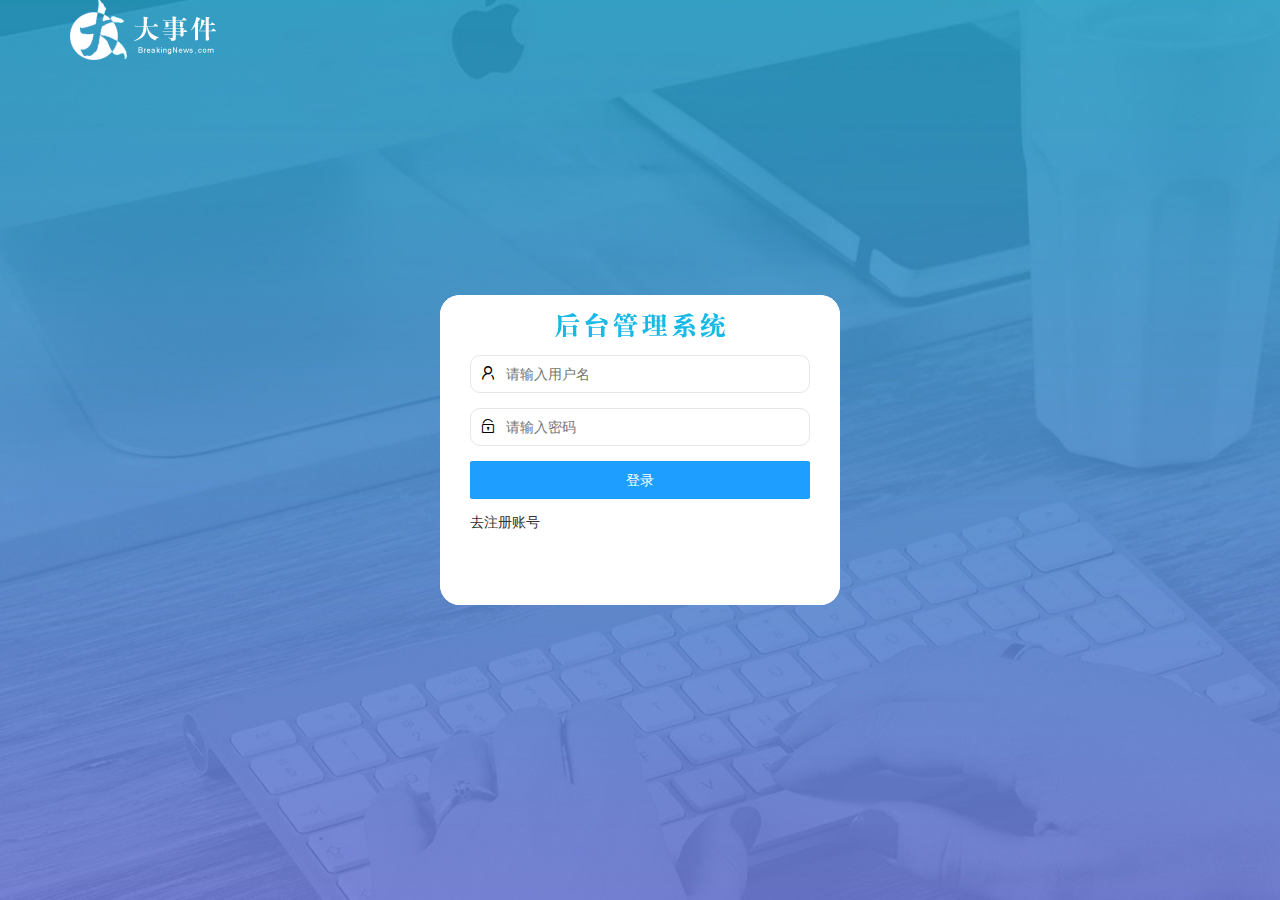
<file: login.html>
<!DOCTYPE html>
<html lang="en">

<head>
    <meta charset="UTF-8" />
    <meta name="viewport" content="width=device-width, initial-scale=1.0" />
    <title>大事件-登录/注册</title>
    <!-- 导入 LayUI 的样式 -->
    <link rel="stylesheet" href="./assets/lib/layui/css/layui.css" />
    <!-- 导入自己的样式表 -->
    <link rel="stylesheet" href="./assets/css/login.css" />
    <link rel="stylesheet" href="./assets/fonts/iconfont.css">
</head>

<body>
    <!-- 头部的 Logo 区域 -->
    <div class="layui-main">
        <img src="./assets/images/logo.png" alt="" />
    </div>

    <!-- 登录注册区域 -->
    <div class="loginAndRegBox">
        <!-- 登录注册区域 -->
        <div class="loginAndRegBox">
            <div class="title-box"></div>
            <!-- 登录的div -->
            <div class="login-box">
                <!-- 登录的表单 -->
                <form class="layui-form" id="form_login">
                    <!-- 用户名 -->
                    <div class="layui-form-item">
                        <i class="layui-icon layui-icon-username"></i>
                        <input type="text" name="username" required lay-verify="required" placeholder="请输入用户名" autocomplete="off" class="layui-input" />
                    </div>
                    <!-- 密码 -->
                    <div class="layui-form-item">
                        <i class="layui-icon layui-icon-password"></i>
                        <input type="password" name="password" required lay-verify="required" placeholder="请输入密码" autocomplete="off" class="layui-input" />
                    </div>
                    <!-- 登录按钮 -->
                    <div class="layui-form-item">
                        <!-- 注意：表单提交按钮和普通按钮的区别，就是 lay-submit 属性 -->
                        <button class="layui-btn layui-btn-fluid layui-btn-normal" lay-submit>登录</button>
                    </div>
                    <div class="layui-form-item links">
                        <a href="javascript:;" id="link_reg">去注册账号</a>
                    </div>
                </form>
            </div>
            <!-- 注册的div -->
            <div class="reg-box">
                <!-- 注册的表单 -->
                <form class="layui-form" id="form_reg">
                    <!-- 用户名 -->
                    <div class="layui-form-item">
                        <i class="layui-icon layui-icon-username"></i>
                        <input type="text" name="username" required lay-verify="required" placeholder="请输入用户名" autocomplete="off" class="layui-input" />
                    </div>
                    <!-- 密码 -->
                    <div class="layui-form-item">
                        <i class="layui-icon layui-icon-password"></i>
                        <input type="password" name="password" required lay-verify="required|pwd" placeholder="请输入密码" autocomplete="off" class="layui-input" />
                    </div>
                    <!-- 密码确认框 -->
                    <div class="layui-form-item">
                        <i class="layui-icon layui-icon-password"></i>
                        <input type="password" name="repassword" required lay-verify="required|pwd|repwd" placeholder="再次确认密码" autocomplete="off" class="layui-input" />
                    </div>
                    <!-- 注册按钮 -->
                    <div class="layui-form-item">
                        <!-- 注意：表单提交按钮和普通按钮的区别，就是 lay-submit 属性 -->
                        <button class="layui-btn layui-btn-fluid layui-btn-normal" lay-submit>注册</button>
                    </div>
                    <div class="layui-form-item links">
                        <a href="javascript:;" id="link_login">去登录</a>
                    </div>
                </form>
            </div>
        </div>
    </div>

    <!-- 导入 Layui 的JS文件 -->
    <script src="./assets/lib/layui/layui.all.js"></script>
    <!-- 导入 JQuery -->
    <script src="./assets/lib/jquery.js"></script>
    <!-- 导入自己封装的 baseAPI.js -->
    <script src="./assets/js/baseAPI.js"></script>
    <!-- 导入自己的 JavaScript 脚本 -->
    <script src="./assets/js/login.js"></script>
</body>

</html>
</file>
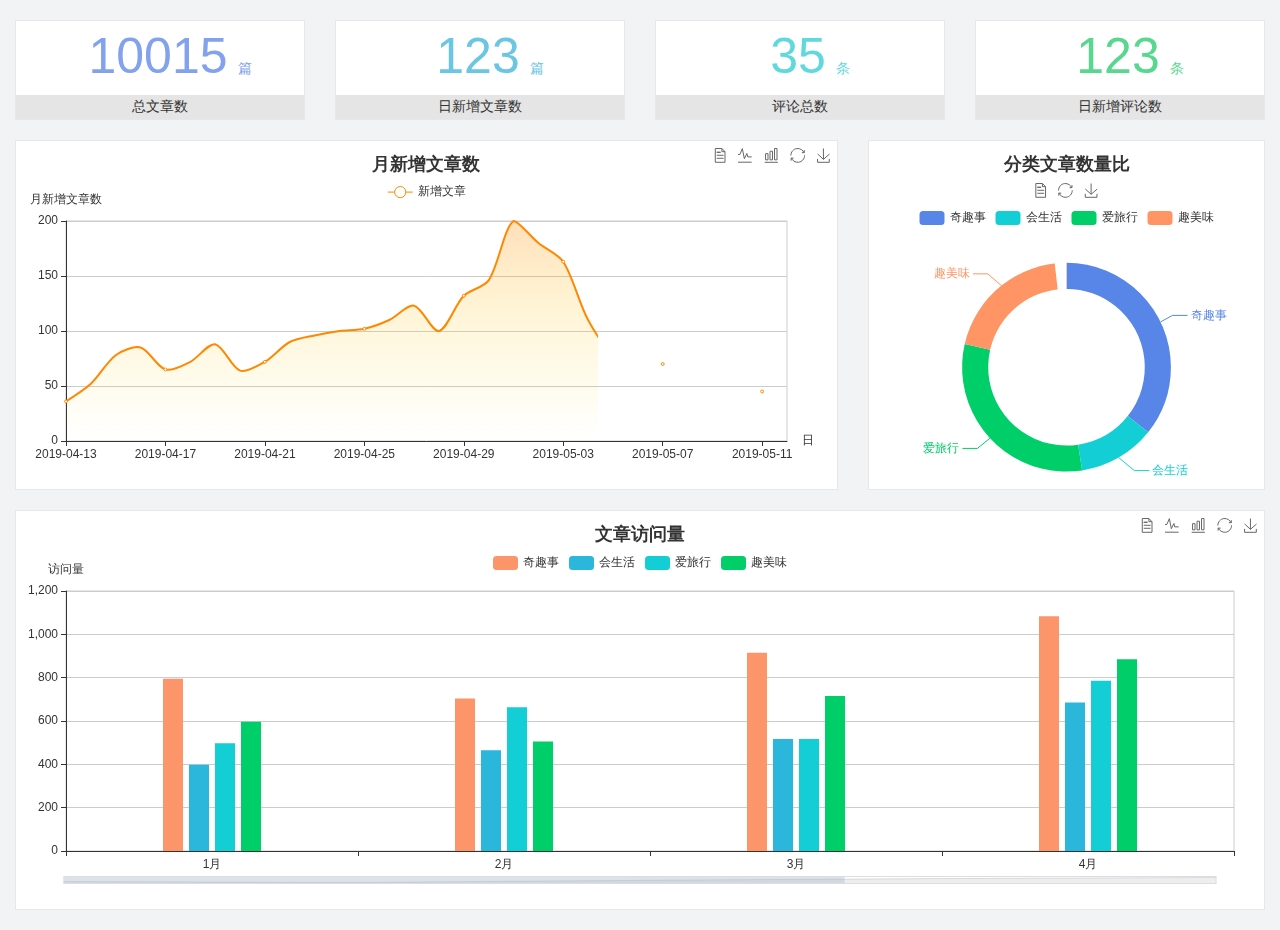
<file: home/dashboard.html>
<!DOCTYPE html>
<html lang="en">

<head>
  <meta charset="UTF-8">
  <meta name="viewport" content="width=device-width, initial-scale=1.0">
  <meta http-equiv="X-UA-Compatible" content="ie=edge">
  <title>图表统计</title>
  <link rel="stylesheet" href="../../assets/lib/bootstrap.css" />
  <link rel="stylesheet" href="../../assets/lib/main.css" />
  <script src="../../assets/lib/jquery.js"></script>
  <script type="text/javascript" src="../../assets/lib/echarts.min.js"></script>
</head>

<body>
  <div class="container-fluid">
    <div class="row spannel_list">
      <div class="col-sm-3 col-xs-6">
        <div class="spannel">
          <em>10015</em><span>篇</span>
          <b>总文章数</b>
        </div>
      </div>
      <div class="col-sm-3 col-xs-6">
        <div class="spannel scolor01">
          <em>123</em><span>篇</span>
          <b>日新增文章数</b>
        </div>
      </div>
      <div class="col-sm-3 col-xs-6">
        <div class="spannel scolor02">
          <em>35</em><span>条</span>
          <b>评论总数</b>
        </div>
      </div>
      <div class="col-sm-3 col-xs-6">
        <div class="spannel scolor03">
          <em>123</em><span>条</span>
          <b>日新增评论数</b>
        </div>
      </div>
    </div>
  </div>

  <div class="container-fluid">
    <div class="row curve-pie">
      <div class="col-lg-8 col-md-8">
        <div class="gragh_pannel" id="curve_show"></div>
      </div>
      <div class="col-lg-4 col-md-4">
        <div class="gragh_pannel" id="pie_show"></div>
      </div>
    </div>
  </div>

  <div class="container-fluid">
    <div class="column_pannel" id="column_show"></div>
  </div>

  <script>
    var oChart = echarts.init(document.getElementById('curve_show'));
    var aList_all = [
      { 'count': 36, 'date': '2019-04-13' },
      { 'count': 52, 'date': '2019-04-14' },
      { 'count': 78, 'date': '2019-04-15' },
      { 'count': 85, 'date': '2019-04-16' },
      { 'count': 65, 'date': '2019-04-17' },
      { 'count': 72, 'date': '2019-04-18' },
      { 'count': 88, 'date': '2019-04-19' },
      { 'count': 64, 'date': '2019-04-20' },
      { 'count': 72, 'date': '2019-04-21' },
      { 'count': 90, 'date': '2019-04-22' },
      { 'count': 96, 'date': '2019-04-23' },
      { 'count': 100, 'date': '2019-04-24' },
      { 'count': 102, 'date': '2019-04-25' },
      { 'count': 110, 'date': '2019-04-26' },
      { 'count': 123, 'date': '2019-04-27' },
      { 'count': 100, 'date': '2019-04-28' },
      { 'count': 132, 'date': '2019-04-29' },
      { 'count': 146, 'date': '2019-04-30' },
      { 'count': 200, 'date': '2019-05-01' },
      { 'count': 180, 'date': '2019-05-02' },
      { 'count': 163, 'date': '2019-05-03' },
      { 'count': 110, 'date': '2019-05-04' },
      { 'count': 80, 'date': '2019-05-05' },
      { 'count': 82, 'date': '2019-05-06' },
      { 'count': 70, 'date': '2019-05-07' },
      { 'count': 65, 'date': '2019-05-08' },
      { 'count': 54, 'date': '2019-05-09' },
      { 'count': 40, 'date': '2019-05-10' },
      { 'count': 45, 'date': '2019-05-11' },
      { 'count': 38, 'date': '2019-05-12' },
    ];

    let aCount = [];
    let aDate = [];

    for (var i = 0; i < aList_all.length; i++) {
      aCount.push(aList_all[i].count);
      aDate.push(aList_all[i].date);
    }

    var chartopt = {
      title: {
        text: '月新增文章数',
        left: 'center',
        top: '10'
      },
      tooltip: {
        trigger: 'axis'
      },
      legend: {
        data: ['新增文章'],
        top: '40'
      },
      toolbox: {
        show: true,
        feature: {
          mark: { show: true },
          dataView: { show: true, readOnly: false },
          magicType: { show: true, type: ['line', 'bar'] },
          restore: { show: true },
          saveAsImage: { show: true }
        }
      },
      calculable: true,
      xAxis: [
        {
          name: '日',
          type: 'category',
          boundaryGap: false,
          data: aDate
        }
      ],
      yAxis: [
        {
          name: '月新增文章数',
          type: 'value'
        }
      ],
      series: [
        {
          name: '新增文章',
          type: 'line',
          smooth: true,
          itemStyle: { normal: { areaStyle: { type: 'default' }, color: '#f80' }, lineStyle: { color: '#f80' } },
          data: aCount
        }],
      areaStyle: {
        normal: {
          color: new echarts.graphic.LinearGradient(0, 0, 0, 1, [{
            offset: 0,
            color: 'rgba(255,136,0,0.39)'
          }, {
            offset: .34,
            color: 'rgba(255,180,0,0.25)'
          }, {
            offset: 1,
            color: 'rgba(255,222,0,0.00)'
          }])

        }
      },
      grid: {
        show: true,
        x: 50,
        x2: 50,
        y: 80,
        height: 220
      }
    };

    oChart.setOption(chartopt);


    var oPie = echarts.init(document.getElementById('pie_show'));
    var oPieopt =
    {
      title: {
        top: 10,
        text: '分类文章数量比',
        x: 'center'
      },
      tooltip: {
        trigger: 'item',
        formatter: "{a} <br/>{b} : {c} ({d}%)"
      },
      color: ['#5885e8', '#13cfd5', '#00ce68', '#ff9565'],
      legend: {
        x: 'center',
        top: 65,
        data: ['奇趣事', '会生活', '爱旅行', '趣美味']
      },
      toolbox: {
        show: true,
        x: 'center',
        top: 35,
        feature: {
          mark: { show: true },
          dataView: { show: true, readOnly: false },
          magicType: {
            show: true,
            type: ['pie', 'funnel'],
            option: {
              funnel: {
                x: '25%',
                width: '50%',
                funnelAlign: 'left',
                max: 1548
              }
            }
          },
          restore: { show: true },
          saveAsImage: { show: true }
        }
      },
      calculable: true,
      series: [
        {
          name: '访问来源',
          type: 'pie',
          radius: ['45%', '60%'],
          center: ['50%', '65%'],
          data: [
            { value: 300, name: '奇趣事' },
            { value: 100, name: '会生活' },
            { value: 260, name: '爱旅行' },
            { value: 180, name: '趣美味' }
          ]
        }
      ]
    };
    oPie.setOption(oPieopt);



    var oColumn = this.echarts.init(document.getElementById('column_show'));
    var oColumnopt =
    {
      title: {
        text: '文章访问量',
        left: 'center',
        top: '10'
      },
      tooltip: {
        trigger: 'axis'
      },
      legend: {
        data: ['奇趣事', '会生活', '爱旅行', '趣美味'],
        top: '40'
      },
      toolbox: {
        show: true,
        feature: {
          mark: { show: true },
          dataView: { show: true, readOnly: false },
          magicType: { show: true, type: ['line', 'bar'] },
          restore: { show: true },
          saveAsImage: { show: true }
        }
      },
      calculable: true,
      xAxis: [
        {
          type: 'category',
          data: ['1月', '2月', '3月', '4月', '5月']
        }
      ],
      yAxis: [
        {
          name: '访问量',
          type: 'value'
        }
      ],
      series: [
        {
          name: '奇趣事',
          type: 'bar',
          barWidth: 20,
          itemStyle: {
            normal: { areaStyle: { type: 'default' }, color: '#fd956a' }
          },
          data: [800, 708, 920, 1090, 1200]
        },
        {
          name: '会生活',
          type: 'bar',
          barWidth: 20,
          itemStyle: {
            normal: { areaStyle: { type: 'default' }, color: '#2bb6db' }
          },
          data: [400, 468, 520, 690, 800]
        },
        {
          name: '爱旅行',
          type: 'bar',
          barWidth: 20,
          itemStyle: {
            normal: { areaStyle: { type: 'default' }, color: '#13cfd5' }
          },
          data: [500, 668, 520, 790, 900]
        },
        {
          name: '趣美味',
          type: 'bar',
          barWidth: 20,
          itemStyle: {
            normal: { areaStyle: { type: 'default' }, color: '#00ce68' }
          },
          data: [600, 508, 720, 890, 1000]
        }
      ],
      grid: {
        show: true,
        x: 50,
        x2: 30,
        y: 80,
        height: 260
      },
      dataZoom: [//给x轴设置滚动条
        {
          start: 0,//默认为0
          end: 100 - 1000 / 31,//默认为100
          type: 'slider',
          show: true,
          xAxisIndex: [0],
          handleSize: 0,//滑动条的 左右2个滑动条的大小
          height: 8,//组件高度
          left: 45, //左边的距离
          right: 50,//右边的距离
          bottom: 26,//右边的距离
          handleColor: '#ddd',//h滑动图标的颜色
          handleStyle: {
            borderColor: "#cacaca",
            borderWidth: "1",
            shadowBlur: 2,
            background: "#ddd",
            shadowColor: "#ddd",
          }
        }]
    };
    oColumn.setOption(oColumnopt);
  </script>
</body>

</html>
</file>
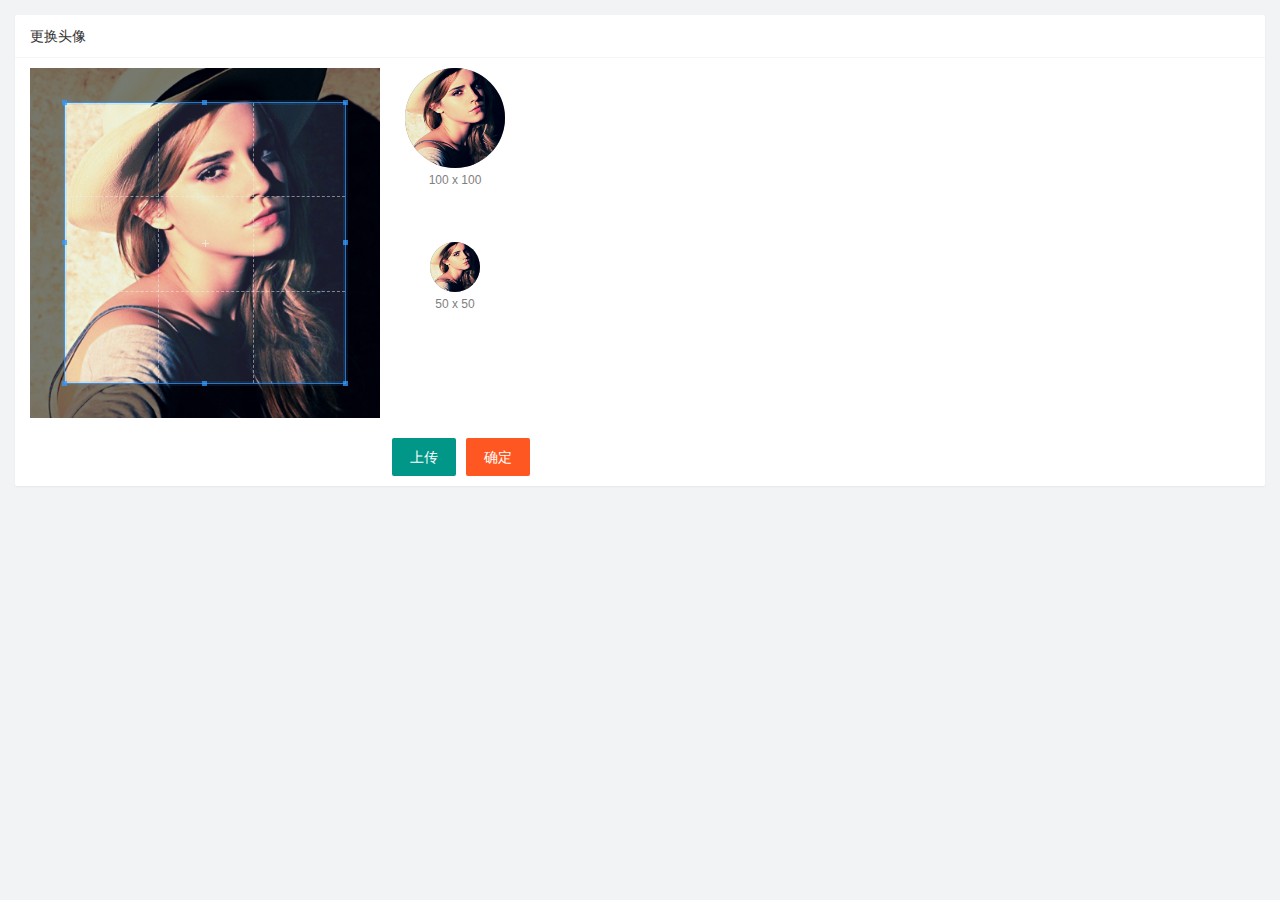
<file: user/user_avatar.html>
<!DOCTYPE html>
<html lang="en">

<head>
    <meta charset="UTF-8" />
    <meta name="viewport" content="width=device-width, initial-scale=1.0" />
    <title>Document</title>
    <link rel="stylesheet" href="/assets/lib/layui/css/layui.css" />
    <link rel="stylesheet" href="/assets/css/user/user_avatar.css" />
    <link rel="stylesheet" href="/assets/lib/cropper/cropper.css" />
</head>

<body>
    <!-- 卡片区域 -->
    <div class="layui-card">
        <div class="layui-card-header">更换头像</div>
        <div class="layui-card-body">
            <!-- 第一行的图片裁剪和预览区域 -->
            <div class="row1">
                <!-- 图片裁剪区域 -->
                <div class="cropper-box">
                    <!-- 这个 img 标签很重要，将来会把它初始化为裁剪区域 -->
                    <img id="image" src="/assets/images/sample.jpg" />
                </div>
                <!-- 图片的预览区域 -->
                <div class="preview-box">
                    <div>
                        <!-- 宽高为 100px 的预览区域 -->
                        <div class="img-preview w100"></div>
                        <p class="size">100 x 100</p>
                    </div>
                    <div>
                        <!-- 宽高为 50px 的预览区域 -->
                        <div class="img-preview w50"></div>
                        <p class="size">50 x 50</p>
                    </div>
                </div>
            </div>

            <!-- 第二行的按钮区域 -->
            <div class="row2">
                <input type="file" id="file" accept="image/png,image/jpeg,image/gif" />
                <button type="button" class="layui-btn" id="btnChooseImage">上传</button>
                <button type="button" class="layui-btn layui-btn-danger" id="btnUpload">确定</button>
            </div>
        </div>
    </div>
    <script src="/assets/lib/layui/layui.all.js"></script>
    <script src="/assets/lib/jquery.js"></script>
    <script src="/assets/lib/cropper/Cropper.js"></script>
    <script src="/assets/lib/cropper/jquery-cropper.js"></script>
    <script src="/assets/js/baseAPI.js"></script>
    <script src="/assets/js/user/user_avatar.js"></script>
</body>

</html>
</file>
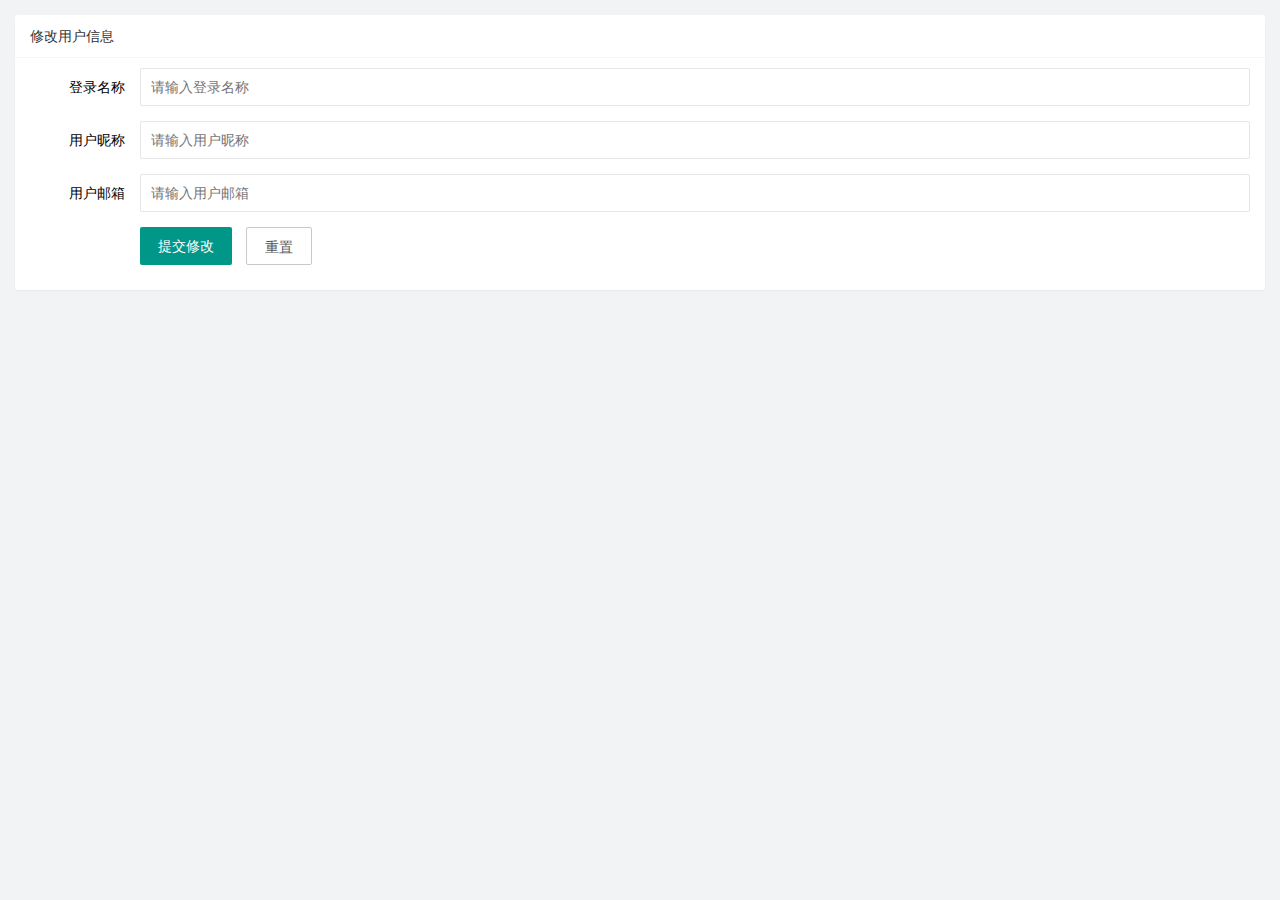
<file: user/user_info.html>
<!DOCTYPE html>
<html lang="en">

<head>
    <meta charset="UTF-8" />
    <meta name="viewport" content="width=device-width, initial-scale=1.0" />
    <title>Document</title>
    <!-- 导入 layui 的样式 -->
    <link rel="stylesheet" href="/assets/lib/layui/css/layui.css" />
    <!-- 导入自己的样式 -->
    <link rel="stylesheet" href="/assets/css/user/user_info.css" />
</head>

<body>
    <!-- 卡片区域 -->
    <div class="layui-card">
        <div class="layui-card-header">修改用户信息</div>
        <div class="layui-card-body">
            <!-- form 表单区域 -->
            <form class="layui-form" lay-filter="formUserInfo">
                <!-- 这是隐藏域 -->
                <input type="hidden" name="id" value="" />
                <div class=" layui-form-item ">
                    <label class="layui-form-label ">登录名称</label>
                    <div class="layui-input-block ">
                        <input type="text" name="username" required lay-verify="required" placeholder="请输入登录名称" autocomplete="off " class="layui-input " readonly />
                    </div>
                </div>
                <div class="layui-form-item ">
                    <label class="layui-form-label ">用户昵称</label>
                    <div class="layui-input-block ">
                        <input type="text" name="nickname" required lay-verify="required|nickname" placeholder="请输入用户昵称" autocomplete="off " class="layui-input " />
                    </div>
                </div>
                <div class="layui-form-item ">
                    <label class="layui-form-label ">用户邮箱</label>
                    <div class="layui-input-block ">
                        <input type="text" name="email" required lay-verify="required|email" placeholder="请输入用户邮箱" autocomplete="off " class="layui-input " />
                    </div>
                </div>
                <div class="layui-form-item">
                    <div class="layui-input-block">
                        <button class="layui-btn" lay-submit lay-filter="formDemo">提交修改</button>
                        <button type="reset" class="layui-btn layui-btn-primary" id="btnReset">重置</button>
                    </div>
                </div>
            </form>
        </div>
    </div>
    <!-- 导入 layui 的 js -->
    <script src="/assets/lib/layui/layui.all.js"></script>
    <!-- 导入 jquery -->
    <script src="/assets/lib/jquery.js"></script>
    <!-- 导入自己的 js -->
    <script src="/assets/js/baseAPI.js"></script>
    <script src="/assets/js/user/user_info.js"></script>

</body>

</html>
</file>
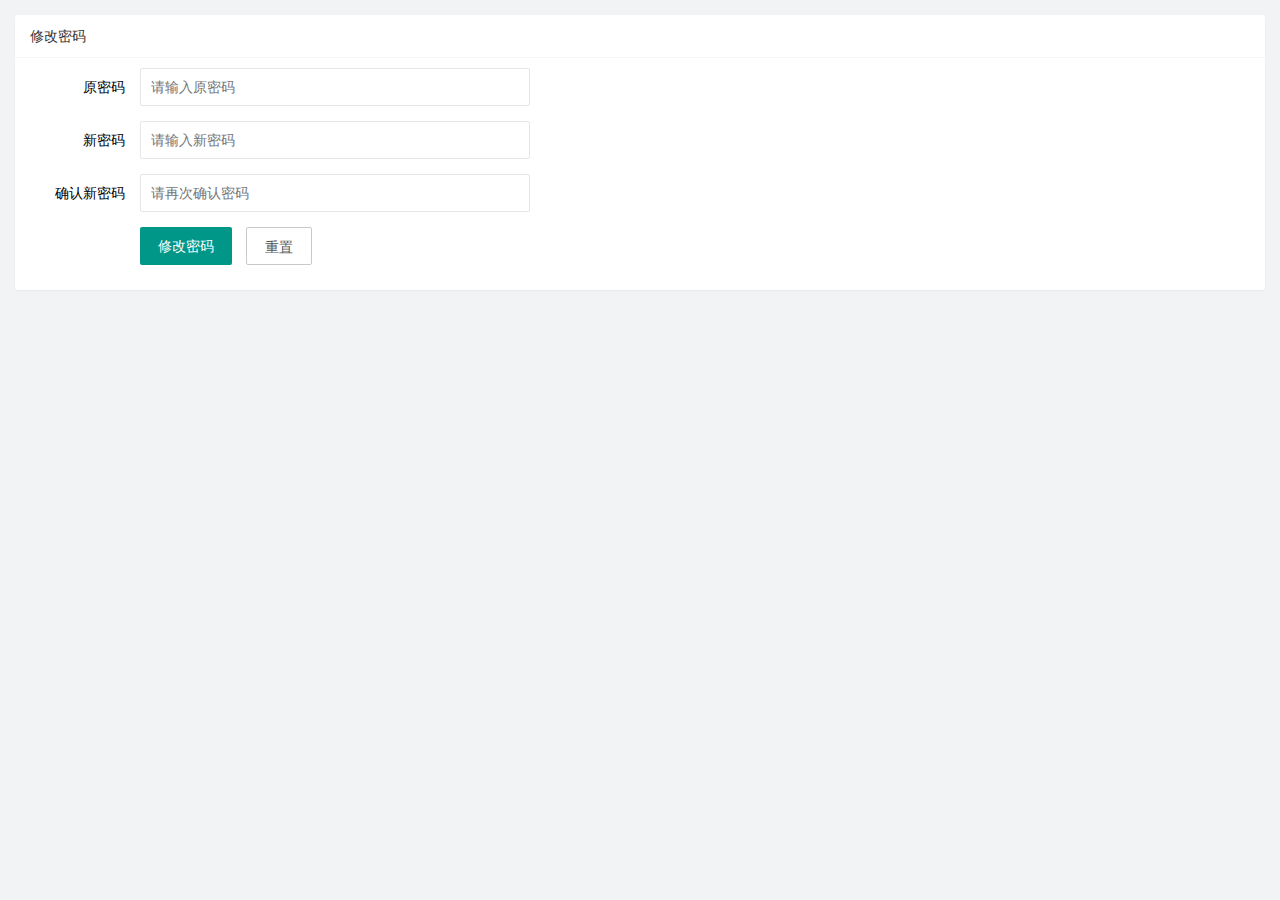
<file: user/user_pwd.html>
<!DOCTYPE html>
<html lang="en">

<head>
    <meta charset="UTF-8" />
    <meta name="viewport" content="width=device-width, initial-scale=1.0" />
    <title>Document</title>
    <link rel="stylesheet" href="/assets/lib/layui/css/layui.css" />
    <link rel="stylesheet" href="/assets/css/user/user_pwd.css" />
</head>

<body>
    <!-- 卡片区域 -->
    <div class="layui-card">
        <div class="layui-card-header">修改密码</div>
        <div class="layui-card-body">
            <form class="layui-form">
                <div class="layui-form-item">
                    <label class="layui-form-label">原密码</label>
                    <div class="layui-input-block">
                        <input type="password" name="oldPwd" required lay-verify="required|pwd" placeholder="请输入原密码" autocomplete="off" class="layui-input" />
                    </div>
                </div>
                <div class="layui-form-item">
                    <label class="layui-form-label">新密码</label>
                    <div class="layui-input-block">
                        <input type="password" name="newPwd" required lay-verify="required|pwd|samePwd" placeholder="请输入新密码" autocomplete="off" class="layui-input" />
                    </div>
                </div>
                <div class="layui-form-item">
                    <label class="layui-form-label">确认新密码</label>
                    <div class="layui-input-block">
                        <input type="password" name="rePwd" required lay-verify="required|pwd|rePwd" placeholder="请再次确认密码" autocomplete="off" class="layui-input" />
                    </div>
                </div>
                <div class="layui-form-item">
                    <div class="layui-input-block">
                        <button class="layui-btn" lay-submit lay-filter="formDemo">修改密码</button>
                        <button type="reset" class="layui-btn layui-btn-primary">重置</button>
                    </div>
                </div>
            </form>
        </div>
    </div>
    <!-- 导入 layui 的 js -->
    <script src="/assets/lib/layui/layui.all.js"></script>
    <!-- 导入 jQuery -->
    <script src="/assets/lib/jquery.js"></script>
    <!-- 导入 baseAPI -->
    <script src="/assets/js/baseAPI.js"></script>
    <!-- 导入自己的 js -->
    <script src="/assets/js/user/user_pwd.js"></script>
</body>

</html>
</file>
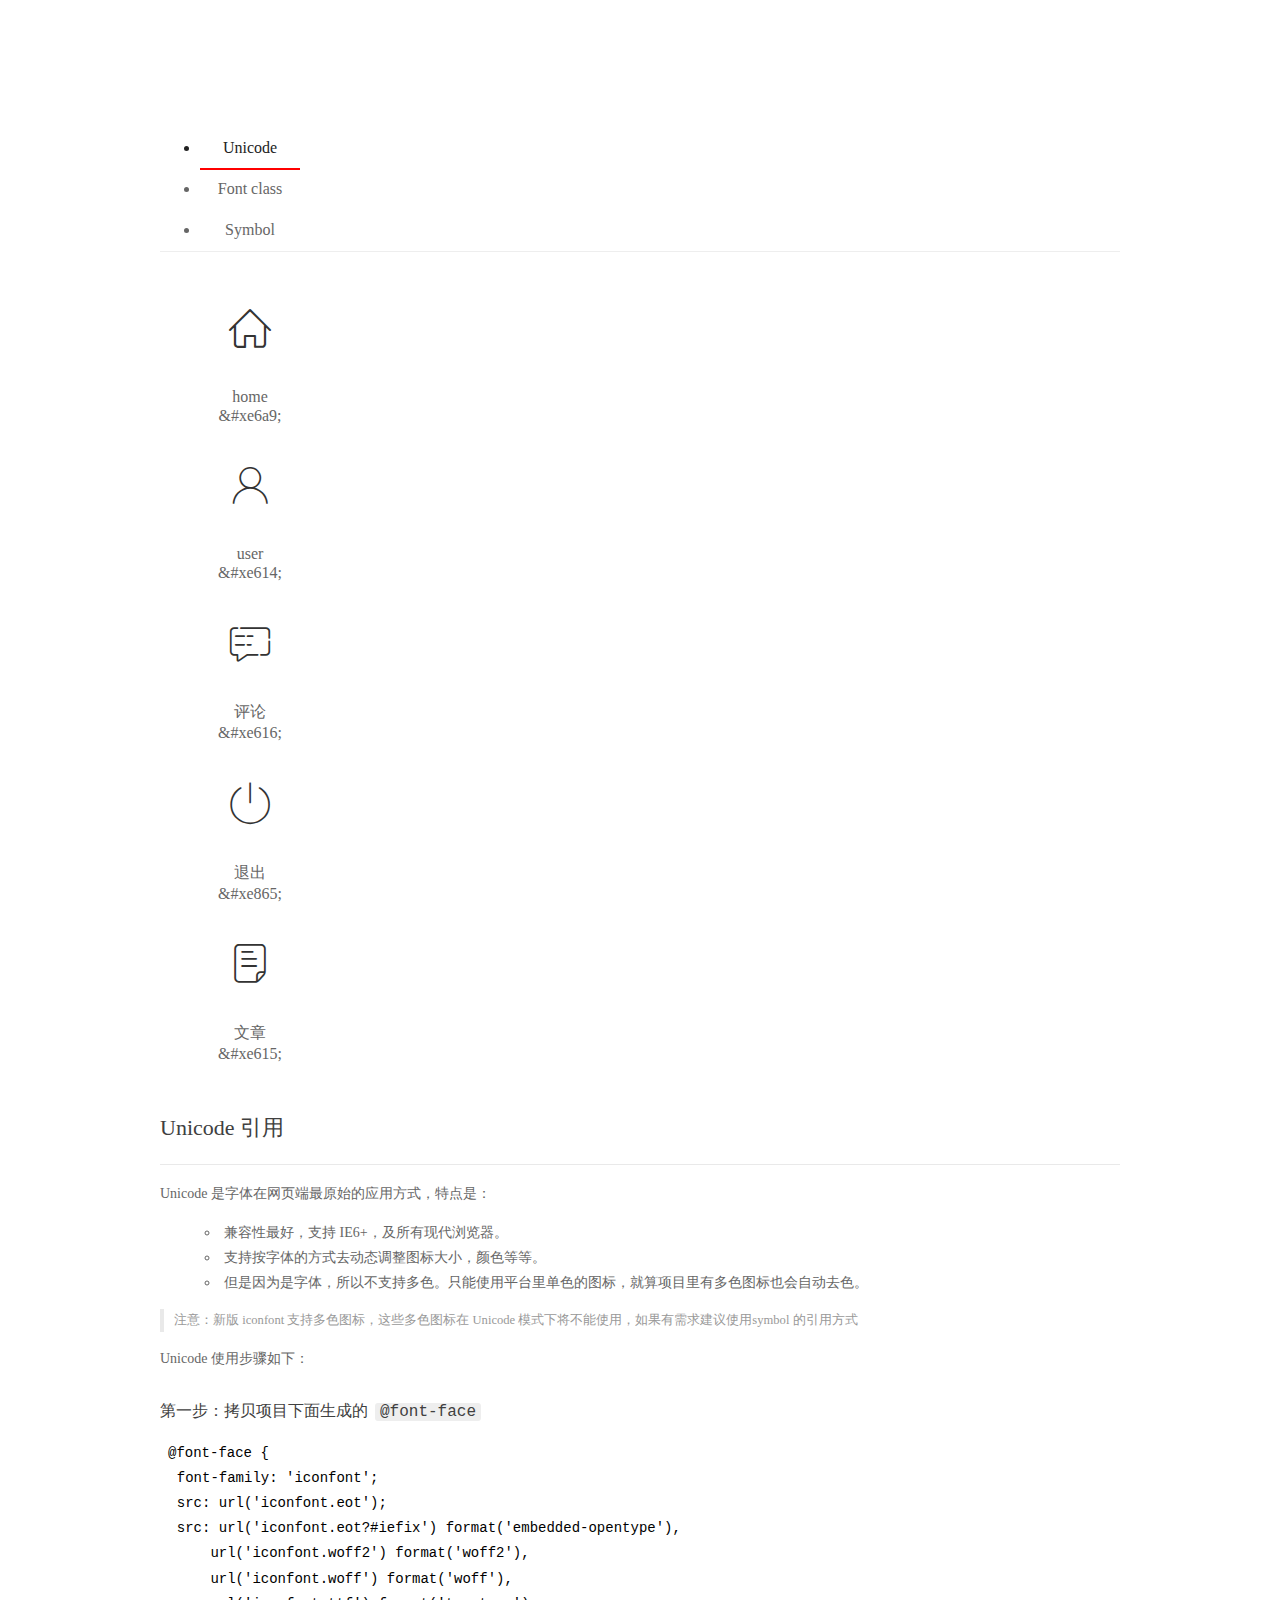
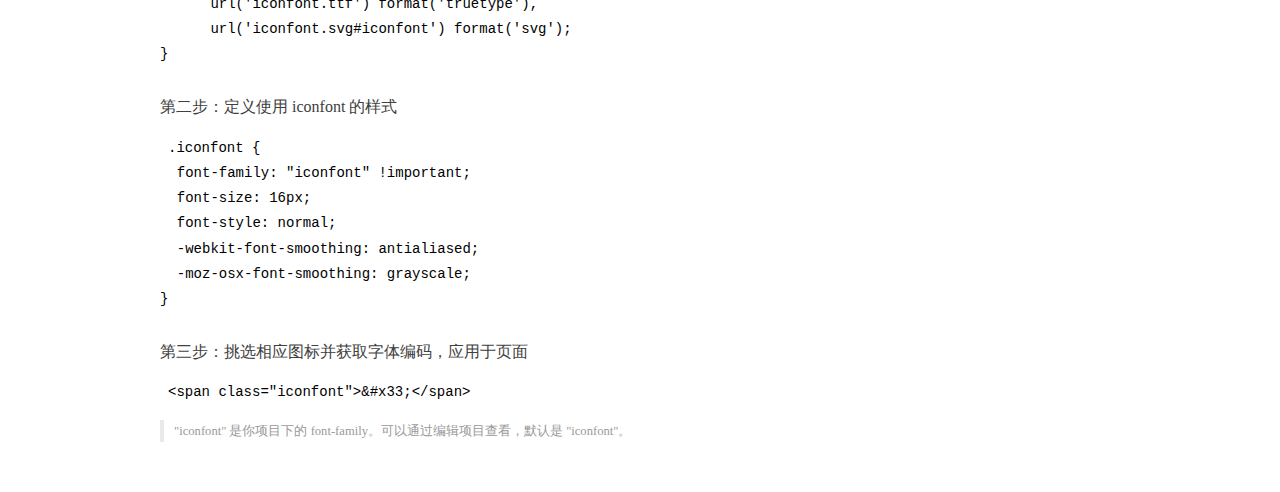
<file: assets/fonts/demo_index.html>
<!DOCTYPE html>
<html>
<head>
  <meta charset="utf-8"/>
  <title>IconFont Demo</title>
  <link rel="shortcut icon" href="https://gtms04.alicdn.com/tps/i4/TB1_oz6GVXXXXaFXpXXJDFnIXXX-64-64.ico" type="image/x-icon"/>
  <link rel="stylesheet" href="https://g.alicdn.com/thx/cube/1.3.2/cube.min.css">
  <link rel="stylesheet" href="demo.css">
  <link rel="stylesheet" href="iconfont.css">
  <script src="iconfont.js"></script>
  <!-- jQuery -->
  <script src="https://a1.alicdn.com/oss/uploads/2018/12/26/7bfddb60-08e8-11e9-9b04-53e73bb6408b.js"></script>
  <!-- 代码高亮 -->
  <script src="https://a1.alicdn.com/oss/uploads/2018/12/26/a3f714d0-08e6-11e9-8a15-ebf944d7534c.js"></script>
</head>
<body>
  <div class="main">
    <h1 class="logo"><a href="https://www.iconfont.cn/" title="iconfont 首页" target="_blank">&#xe86b;</a></h1>
    <div class="nav-tabs">
      <ul id="tabs" class="dib-box">
        <li class="dib active"><span>Unicode</span></li>
        <li class="dib"><span>Font class</span></li>
        <li class="dib"><span>Symbol</span></li>
      </ul>
      
    </div>
    <div class="tab-container">
      <div class="content unicode" style="display: block;">
          <ul class="icon_lists dib-box">
          
            <li class="dib">
              <span class="icon iconfont">&#xe6a9;</span>
                <div class="name">home</div>
                <div class="code-name">&amp;#xe6a9;</div>
              </li>
          
            <li class="dib">
              <span class="icon iconfont">&#xe614;</span>
                <div class="name">user</div>
                <div class="code-name">&amp;#xe614;</div>
              </li>
          
            <li class="dib">
              <span class="icon iconfont">&#xe616;</span>
                <div class="name">评论</div>
                <div class="code-name">&amp;#xe616;</div>
              </li>
          
            <li class="dib">
              <span class="icon iconfont">&#xe865;</span>
                <div class="name">退出</div>
                <div class="code-name">&amp;#xe865;</div>
              </li>
          
            <li class="dib">
              <span class="icon iconfont">&#xe615;</span>
                <div class="name">文章</div>
                <div class="code-name">&amp;#xe615;</div>
              </li>
          
          </ul>
          <div class="article markdown">
          <h2 id="unicode-">Unicode 引用</h2>
          <hr>

          <p>Unicode 是字体在网页端最原始的应用方式，特点是：</p>
          <ul>
            <li>兼容性最好，支持 IE6+，及所有现代浏览器。</li>
            <li>支持按字体的方式去动态调整图标大小，颜色等等。</li>
            <li>但是因为是字体，所以不支持多色。只能使用平台里单色的图标，就算项目里有多色图标也会自动去色。</li>
          </ul>
          <blockquote>
            <p>注意：新版 iconfont 支持多色图标，这些多色图标在 Unicode 模式下将不能使用，如果有需求建议使用symbol 的引用方式</p>
          </blockquote>
          <p>Unicode 使用步骤如下：</p>
          <h3 id="-font-face">第一步：拷贝项目下面生成的 <code>@font-face</code></h3>
<pre><code class="language-css"
>@font-face {
  font-family: 'iconfont';
  src: url('iconfont.eot');
  src: url('iconfont.eot?#iefix') format('embedded-opentype'),
      url('iconfont.woff2') format('woff2'),
      url('iconfont.woff') format('woff'),
      url('iconfont.ttf') format('truetype'),
      url('iconfont.svg#iconfont') format('svg');
}
</code></pre>
          <h3 id="-iconfont-">第二步：定义使用 iconfont 的样式</h3>
<pre><code class="language-css"
>.iconfont {
  font-family: "iconfont" !important;
  font-size: 16px;
  font-style: normal;
  -webkit-font-smoothing: antialiased;
  -moz-osx-font-smoothing: grayscale;
}
</code></pre>
          <h3 id="-">第三步：挑选相应图标并获取字体编码，应用于页面</h3>
<pre>
<code class="language-html"
>&lt;span class="iconfont"&gt;&amp;#x33;&lt;/span&gt;
</code></pre>
          <blockquote>
            <p>"iconfont" 是你项目下的 font-family。可以通过编辑项目查看，默认是 "iconfont"。</p>
          </blockquote>
          </div>
      </div>
      <div class="content font-class">
        <ul class="icon_lists dib-box">
          
          <li class="dib">
            <span class="icon iconfont icon-home"></span>
            <div class="name">
              home
            </div>
            <div class="code-name">.icon-home
            </div>
          </li>
          
          <li class="dib">
            <span class="icon iconfont icon-user"></span>
            <div class="name">
              user
            </div>
            <div class="code-name">.icon-user
            </div>
          </li>
          
          <li class="dib">
            <span class="icon iconfont icon-pinglun"></span>
            <div class="name">
              评论
            </div>
            <div class="code-name">.icon-pinglun
            </div>
          </li>
          
          <li class="dib">
            <span class="icon iconfont icon-tuichu"></span>
            <div class="name">
              退出
            </div>
            <div class="code-name">.icon-tuichu
            </div>
          </li>
          
          <li class="dib">
            <span class="icon iconfont icon-16"></span>
            <div class="name">
              文章
            </div>
            <div class="code-name">.icon-16
            </div>
          </li>
          
        </ul>
        <div class="article markdown">
        <h2 id="font-class-">font-class 引用</h2>
        <hr>

        <p>font-class 是 Unicode 使用方式的一种变种，主要是解决 Unicode 书写不直观，语意不明确的问题。</p>
        <p>与 Unicode 使用方式相比，具有如下特点：</p>
        <ul>
          <li>兼容性良好，支持 IE8+，及所有现代浏览器。</li>
          <li>相比于 Unicode 语意明确，书写更直观。可以很容易分辨这个 icon 是什么。</li>
          <li>因为使用 class 来定义图标，所以当要替换图标时，只需要修改 class 里面的 Unicode 引用。</li>
          <li>不过因为本质上还是使用的字体，所以多色图标还是不支持的。</li>
        </ul>
        <p>使用步骤如下：</p>
        <h3 id="-fontclass-">第一步：引入项目下面生成的 fontclass 代码：</h3>
<pre><code class="language-html">&lt;link rel="stylesheet" href="./iconfont.css"&gt;
</code></pre>
        <h3 id="-">第二步：挑选相应图标并获取类名，应用于页面：</h3>
<pre><code class="language-html">&lt;span class="iconfont icon-xxx"&gt;&lt;/span&gt;
</code></pre>
        <blockquote>
          <p>"
            iconfont" 是你项目下的 font-family。可以通过编辑项目查看，默认是 "iconfont"。</p>
        </blockquote>
      </div>
      </div>
      <div class="content symbol">
          <ul class="icon_lists dib-box">
          
            <li class="dib">
                <svg class="icon svg-icon" aria-hidden="true">
                  <use xlink:href="#icon-home"></use>
                </svg>
                <div class="name">home</div>
                <div class="code-name">#icon-home</div>
            </li>
          
            <li class="dib">
                <svg class="icon svg-icon" aria-hidden="true">
                  <use xlink:href="#icon-user"></use>
                </svg>
                <div class="name">user</div>
                <div class="code-name">#icon-user</div>
            </li>
          
            <li class="dib">
                <svg class="icon svg-icon" aria-hidden="true">
                  <use xlink:href="#icon-pinglun"></use>
                </svg>
                <div class="name">评论</div>
                <div class="code-name">#icon-pinglun</div>
            </li>
          
            <li class="dib">
                <svg class="icon svg-icon" aria-hidden="true">
                  <use xlink:href="#icon-tuichu"></use>
                </svg>
                <div class="name">退出</div>
                <div class="code-name">#icon-tuichu</div>
            </li>
          
            <li class="dib">
                <svg class="icon svg-icon" aria-hidden="true">
                  <use xlink:href="#icon-16"></use>
                </svg>
                <div class="name">文章</div>
                <div class="code-name">#icon-16</div>
            </li>
          
          </ul>
          <div class="article markdown">
          <h2 id="symbol-">Symbol 引用</h2>
          <hr>

          <p>这是一种全新的使用方式，应该说这才是未来的主流，也是平台目前推荐的用法。相关介绍可以参考这篇<a href="">文章</a>
            这种用法其实是做了一个 SVG 的集合，与另外两种相比具有如下特点：</p>
          <ul>
            <li>支持多色图标了，不再受单色限制。</li>
            <li>通过一些技巧，支持像字体那样，通过 <code>font-size</code>, <code>color</code> 来调整样式。</li>
            <li>兼容性较差，支持 IE9+，及现代浏览器。</li>
            <li>浏览器渲染 SVG 的性能一般，还不如 png。</li>
          </ul>
          <p>使用步骤如下：</p>
          <h3 id="-symbol-">第一步：引入项目下面生成的 symbol 代码：</h3>
<pre><code class="language-html">&lt;script src="./iconfont.js"&gt;&lt;/script&gt;
</code></pre>
          <h3 id="-css-">第二步：加入通用 CSS 代码（引入一次就行）：</h3>
<pre><code class="language-html">&lt;style&gt;
.icon {
  width: 1em;
  height: 1em;
  vertical-align: -0.15em;
  fill: currentColor;
  overflow: hidden;
}
&lt;/style&gt;
</code></pre>
          <h3 id="-">第三步：挑选相应图标并获取类名，应用于页面：</h3>
<pre><code class="language-html">&lt;svg class="icon" aria-hidden="true"&gt;
  &lt;use xlink:href="#icon-xxx"&gt;&lt;/use&gt;
&lt;/svg&gt;
</code></pre>
          </div>
      </div>

    </div>
  </div>
  <script>
  $(document).ready(function () {
      $('.tab-container .content:first').show()

      $('#tabs li').click(function (e) {
        var tabContent = $('.tab-container .content')
        var index = $(this).index()

        if ($(this).hasClass('active')) {
          return
        } else {
          $('#tabs li').removeClass('active')
          $(this).addClass('active')

          tabContent.hide().eq(index).fadeIn()
        }
      })
    })
  </script>
</body>
</html>
</file>
<file: assets/lib/layui/css/layui.css>
/** layui-v2.5.5 MIT License By https://www.layui.com */
 .layui-inline,img{display:inline-block;vertical-align:middle}h1,h2,h3,h4,h5,h6{font-weight:400}.layui-edge,.layui-header,.layui-inline,.layui-main{position:relative}.layui-body,.layui-edge,.layui-elip{overflow:hidden}.layui-btn,.layui-edge,.layui-inline,img{vertical-align:middle}.layui-btn,.layui-disabled,.layui-icon,.layui-unselect{-moz-user-select:none;-webkit-user-select:none;-ms-user-select:none}.layui-elip,.layui-form-checkbox span,.layui-form-pane .layui-form-label{text-overflow:ellipsis;white-space:nowrap}.layui-breadcrumb,.layui-tree-btnGroup{visibility:hidden}blockquote,body,button,dd,div,dl,dt,form,h1,h2,h3,h4,h5,h6,input,li,ol,p,pre,td,textarea,th,ul{margin:0;padding:0;-webkit-tap-highlight-color:rgba(0,0,0,0)}a:active,a:hover{outline:0}img{border:none}li{list-style:none}table{border-collapse:collapse;border-spacing:0}h4,h5,h6{font-size:100%}button,input,optgroup,option,select,textarea{font-family:inherit;font-size:inherit;font-style:inherit;font-weight:inherit;outline:0}pre{white-space:pre-wrap;white-space:-moz-pre-wrap;white-space:-pre-wrap;white-space:-o-pre-wrap;word-wrap:break-word}body{line-height:24px;font:14px Helvetica Neue,Helvetica,PingFang SC,Tahoma,Arial,sans-serif}hr{height:1px;margin:10px 0;border:0;clear:both}a{color:#333;text-decoration:none}a:hover{color:#777}a cite{font-style:normal;*cursor:pointer}.layui-border-box,.layui-border-box *{box-sizing:border-box}.layui-box,.layui-box *{box-sizing:content-box}.layui-clear{clear:both;*zoom:1}.layui-clear:after{content:'\20';clear:both;*zoom:1;display:block;height:0}.layui-inline{*display:inline;*zoom:1}.layui-edge{display:inline-block;width:0;height:0;border-width:6px;border-style:dashed;border-color:transparent}.layui-edge-top{top:-4px;border-bottom-color:#999;border-bottom-style:solid}.layui-edge-right{border-left-color:#999;border-left-style:solid}.layui-edge-bottom{top:2px;border-top-color:#999;border-top-style:solid}.layui-edge-left{border-right-color:#999;border-right-style:solid}.layui-disabled,.layui-disabled:hover{color:#d2d2d2!important;cursor:not-allowed!important}.layui-circle{border-radius:100%}.layui-show{display:block!important}.layui-hide{display:none!important}@font-face{font-family:layui-icon;src:url(../font/iconfont.eot?v=250);src:url(../font/iconfont.eot?v=250#iefix) format('embedded-opentype'),url(../font/iconfont.woff2?v=250) format('woff2'),url(../font/iconfont.woff?v=250) format('woff'),url(../font/iconfont.ttf?v=250) format('truetype'),url(../font/iconfont.svg?v=250#layui-icon) format('svg')}.layui-icon{font-family:layui-icon!important;font-size:16px;font-style:normal;-webkit-font-smoothing:antialiased;-moz-osx-font-smoothing:grayscale}.layui-icon-reply-fill:before{content:"\e611"}.layui-icon-set-fill:before{content:"\e614"}.layui-icon-menu-fill:before{content:"\e60f"}.layui-icon-search:before{content:"\e615"}.layui-icon-share:before{content:"\e641"}.layui-icon-set-sm:before{content:"\e620"}.layui-icon-engine:before{content:"\e628"}.layui-icon-close:before{content:"\1006"}.layui-icon-close-fill:before{content:"\1007"}.layui-icon-chart-screen:before{content:"\e629"}.layui-icon-star:before{content:"\e600"}.layui-icon-circle-dot:before{content:"\e617"}.layui-icon-chat:before{content:"\e606"}.layui-icon-release:before{content:"\e609"}.layui-icon-list:before{content:"\e60a"}.layui-icon-chart:before{content:"\e62c"}.layui-icon-ok-circle:before{content:"\1005"}.layui-icon-layim-theme:before{content:"\e61b"}.layui-icon-table:before{content:"\e62d"}.layui-icon-right:before{content:"\e602"}.layui-icon-left:before{content:"\e603"}.layui-icon-cart-simple:before{content:"\e698"}.layui-icon-face-cry:before{content:"\e69c"}.layui-icon-face-smile:before{content:"\e6af"}.layui-icon-survey:before{content:"\e6b2"}.layui-icon-tree:before{content:"\e62e"}.layui-icon-upload-circle:before{content:"\e62f"}.layui-icon-add-circle:before{content:"\e61f"}.layui-icon-download-circle:before{content:"\e601"}.layui-icon-templeate-1:before{content:"\e630"}.layui-icon-util:before{content:"\e631"}.layui-icon-face-surprised:before{content:"\e664"}.layui-icon-edit:before{content:"\e642"}.layui-icon-speaker:before{content:"\e645"}.layui-icon-down:before{content:"\e61a"}.layui-icon-file:before{content:"\e621"}.layui-icon-layouts:before{content:"\e632"}.layui-icon-rate-half:before{content:"\e6c9"}.layui-icon-add-circle-fine:before{content:"\e608"}.layui-icon-prev-circle:before{content:"\e633"}.layui-icon-read:before{content:"\e705"}.layui-icon-404:before{content:"\e61c"}.layui-icon-carousel:before{content:"\e634"}.layui-icon-help:before{content:"\e607"}.layui-icon-code-circle:before{content:"\e635"}.layui-icon-water:before{content:"\e636"}.layui-icon-username:before{content:"\e66f"}.layui-icon-find-fill:before{content:"\e670"}.layui-icon-about:before{content:"\e60b"}.layui-icon-location:before{content:"\e715"}.layui-icon-up:before{content:"\e619"}.layui-icon-pause:before{content:"\e651"}.layui-icon-date:before{content:"\e637"}.layui-icon-layim-uploadfile:before{content:"\e61d"}.layui-icon-delete:before{content:"\e640"}.layui-icon-play:before{content:"\e652"}.layui-icon-top:before{content:"\e604"}.layui-icon-friends:before{content:"\e612"}.layui-icon-refresh-3:before{content:"\e9aa"}.layui-icon-ok:before{content:"\e605"}.layui-icon-layer:before{content:"\e638"}.layui-icon-face-smile-fine:before{content:"\e60c"}.layui-icon-dollar:before{content:"\e659"}.layui-icon-group:before{content:"\e613"}.layui-icon-layim-download:before{content:"\e61e"}.layui-icon-picture-fine:before{content:"\e60d"}.layui-icon-link:before{content:"\e64c"}.layui-icon-diamond:before{content:"\e735"}.layui-icon-log:before{content:"\e60e"}.layui-icon-rate-solid:before{content:"\e67a"}.layui-icon-fonts-del:before{content:"\e64f"}.layui-icon-unlink:before{content:"\e64d"}.layui-icon-fonts-clear:before{content:"\e639"}.layui-icon-triangle-r:before{content:"\e623"}.layui-icon-circle:before{content:"\e63f"}.layui-icon-radio:before{content:"\e643"}.layui-icon-align-center:before{content:"\e647"}.layui-icon-align-right:before{content:"\e648"}.layui-icon-align-left:before{content:"\e649"}.layui-icon-loading-1:before{content:"\e63e"}.layui-icon-return:before{content:"\e65c"}.layui-icon-fonts-strong:before{content:"\e62b"}.layui-icon-upload:before{content:"\e67c"}.layui-icon-dialogue:before{content:"\e63a"}.layui-icon-video:before{content:"\e6ed"}.layui-icon-headset:before{content:"\e6fc"}.layui-icon-cellphone-fine:before{content:"\e63b"}.layui-icon-add-1:before{content:"\e654"}.layui-icon-face-smile-b:before{content:"\e650"}.layui-icon-fonts-html:before{content:"\e64b"}.layui-icon-form:before{content:"\e63c"}.layui-icon-cart:before{content:"\e657"}.layui-icon-camera-fill:before{content:"\e65d"}.layui-icon-tabs:before{content:"\e62a"}.layui-icon-fonts-code:before{content:"\e64e"}.layui-icon-fire:before{content:"\e756"}.layui-icon-set:before{content:"\e716"}.layui-icon-fonts-u:before{content:"\e646"}.layui-icon-triangle-d:before{content:"\e625"}.layui-icon-tips:before{content:"\e702"}.layui-icon-picture:before{content:"\e64a"}.layui-icon-more-vertical:before{content:"\e671"}.layui-icon-flag:before{content:"\e66c"}.layui-icon-loading:before{content:"\e63d"}.layui-icon-fonts-i:before{content:"\e644"}.layui-icon-refresh-1:before{content:"\e666"}.layui-icon-rmb:before{content:"\e65e"}.layui-icon-home:before{content:"\e68e"}.layui-icon-user:before{content:"\e770"}.layui-icon-notice:before{content:"\e667"}.layui-icon-login-weibo:before{content:"\e675"}.layui-icon-voice:before{content:"\e688"}.layui-icon-upload-drag:before{content:"\e681"}.layui-icon-login-qq:before{content:"\e676"}.layui-icon-snowflake:before{content:"\e6b1"}.layui-icon-file-b:before{content:"\e655"}.layui-icon-template:before{content:"\e663"}.layui-icon-auz:before{content:"\e672"}.layui-icon-console:before{content:"\e665"}.layui-icon-app:before{content:"\e653"}.layui-icon-prev:before{content:"\e65a"}.layui-icon-website:before{content:"\e7ae"}.layui-icon-next:before{content:"\e65b"}.layui-icon-component:before{content:"\e857"}.layui-icon-more:before{content:"\e65f"}.layui-icon-login-wechat:before{content:"\e677"}.layui-icon-shrink-right:before{content:"\e668"}.layui-icon-spread-left:before{content:"\e66b"}.layui-icon-camera:before{content:"\e660"}.layui-icon-note:before{content:"\e66e"}.layui-icon-refresh:before{content:"\e669"}.layui-icon-female:before{content:"\e661"}.layui-icon-male:before{content:"\e662"}.layui-icon-password:before{content:"\e673"}.layui-icon-senior:before{content:"\e674"}.layui-icon-theme:before{content:"\e66a"}.layui-icon-tread:before{content:"\e6c5"}.layui-icon-praise:before{content:"\e6c6"}.layui-icon-star-fill:before{content:"\e658"}.layui-icon-rate:before{content:"\e67b"}.layui-icon-template-1:before{content:"\e656"}.layui-icon-vercode:before{content:"\e679"}.layui-icon-cellphone:before{content:"\e678"}.layui-icon-screen-full:before{content:"\e622"}.layui-icon-screen-restore:before{content:"\e758"}.layui-icon-cols:before{content:"\e610"}.layui-icon-export:before{content:"\e67d"}.layui-icon-print:before{content:"\e66d"}.layui-icon-slider:before{content:"\e714"}.layui-icon-addition:before{content:"\e624"}.layui-icon-subtraction:before{content:"\e67e"}.layui-icon-service:before{content:"\e626"}.layui-icon-transfer:before{content:"\e691"}.layui-main{width:1140px;margin:0 auto}.layui-header{z-index:1000;height:60px}.layui-header a:hover{transition:all .5s;-webkit-transition:all .5s}.layui-side{position:fixed;left:0;top:0;bottom:0;z-index:999;width:200px;overflow-x:hidden}.layui-side-scroll{position:relative;width:220px;height:100%;overflow-x:hidden}.layui-body{position:absolute;left:200px;right:0;top:0;bottom:0;z-index:998;width:auto;overflow-y:auto;box-sizing:border-box}.layui-layout-body{overflow:hidden}.layui-layout-admin .layui-header{background-color:#23262E}.layui-layout-admin .layui-side{top:60px;width:200px;overflow-x:hidden}.layui-layout-admin .layui-body{position:fixed;top:60px;bottom:44px}.layui-layout-admin .layui-main{width:auto;margin:0 15px}.layui-layout-admin .layui-footer{position:fixed;left:200px;right:0;bottom:0;height:44px;line-height:44px;padding:0 15px;background-color:#eee}.layui-layout-admin .layui-logo{position:absolute;left:0;top:0;width:200px;height:100%;line-height:60px;text-align:center;color:#009688;font-size:16px}.layui-layout-admin .layui-header .layui-nav{background:0 0}.layui-layout-left{position:absolute!important;left:200px;top:0}.layui-layout-right{position:absolute!important;right:0;top:0}.layui-container{position:relative;margin:0 auto;padding:0 15px;box-sizing:border-box}.layui-fluid{position:relative;margin:0 auto;padding:0 15px}.layui-row:after,.layui-row:before{content:'';display:block;clear:both}.layui-col-lg1,.layui-col-lg10,.layui-col-lg11,.layui-col-lg12,.layui-col-lg2,.layui-col-lg3,.layui-col-lg4,.layui-col-lg5,.layui-col-lg6,.layui-col-lg7,.layui-col-lg8,.layui-col-lg9,.layui-col-md1,.layui-col-md10,.layui-col-md11,.layui-col-md12,.layui-col-md2,.layui-col-md3,.layui-col-md4,.layui-col-md5,.layui-col-md6,.layui-col-md7,.layui-col-md8,.layui-col-md9,.layui-col-sm1,.layui-col-sm10,.layui-col-sm11,.layui-col-sm12,.layui-col-sm2,.layui-col-sm3,.layui-col-sm4,.layui-col-sm5,.layui-col-sm6,.layui-col-sm7,.layui-col-sm8,.layui-col-sm9,.layui-col-xs1,.layui-col-xs10,.layui-col-xs11,.layui-col-xs12,.layui-col-xs2,.layui-col-xs3,.layui-col-xs4,.layui-col-xs5,.layui-col-xs6,.layui-col-xs7,.layui-col-xs8,.layui-col-xs9{position:relative;display:block;box-sizing:border-box}.layui-col-xs1,.layui-col-xs10,.layui-col-xs11,.layui-col-xs12,.layui-col-xs2,.layui-col-xs3,.layui-col-xs4,.layui-col-xs5,.layui-col-xs6,.layui-col-xs7,.layui-col-xs8,.layui-col-xs9{float:left}.layui-col-xs1{width:8.33333333%}.layui-col-xs2{width:16.66666667%}.layui-col-xs3{width:25%}.layui-col-xs4{width:33.33333333%}.layui-col-xs5{width:41.66666667%}.layui-col-xs6{width:50%}.layui-col-xs7{width:58.33333333%}.layui-col-xs8{width:66.66666667%}.layui-col-xs9{width:75%}.layui-col-xs10{width:83.33333333%}.layui-col-xs11{width:91.66666667%}.layui-col-xs12{width:100%}.layui-col-xs-offset1{margin-left:8.33333333%}.layui-col-xs-offset2{margin-left:16.66666667%}.layui-col-xs-offset3{margin-left:25%}.layui-col-xs-offset4{margin-left:33.33333333%}.layui-col-xs-offset5{margin-left:41.66666667%}.layui-col-xs-offset6{margin-left:50%}.layui-col-xs-offset7{margin-left:58.33333333%}.layui-col-xs-offset8{margin-left:66.66666667%}.layui-col-xs-offset9{margin-left:75%}.layui-col-xs-offset10{margin-left:83.33333333%}.layui-col-xs-offset11{margin-left:91.66666667%}.layui-col-xs-offset12{margin-left:100%}@media screen and (max-width:768px){.layui-hide-xs{display:none!important}.layui-show-xs-block{display:block!important}.layui-show-xs-inline{display:inline!important}.layui-show-xs-inline-block{display:inline-block!important}}@media screen and (min-width:768px){.layui-container{width:750px}.layui-hide-sm{display:none!important}.layui-show-sm-block{display:block!important}.layui-show-sm-inline{display:inline!important}.layui-show-sm-inline-block{display:inline-block!important}.layui-col-sm1,.layui-col-sm10,.layui-col-sm11,.layui-col-sm12,.layui-col-sm2,.layui-col-sm3,.layui-col-sm4,.layui-col-sm5,.layui-col-sm6,.layui-col-sm7,.layui-col-sm8,.layui-col-sm9{float:left}.layui-col-sm1{width:8.33333333%}.layui-col-sm2{width:16.66666667%}.layui-col-sm3{width:25%}.layui-col-sm4{width:33.33333333%}.layui-col-sm5{width:41.66666667%}.layui-col-sm6{width:50%}.layui-col-sm7{width:58.33333333%}.layui-col-sm8{width:66.66666667%}.layui-col-sm9{width:75%}.layui-col-sm10{width:83.33333333%}.layui-col-sm11{width:91.66666667%}.layui-col-sm12{width:100%}.layui-col-sm-offset1{margin-left:8.33333333%}.layui-col-sm-offset2{margin-left:16.66666667%}.layui-col-sm-offset3{margin-left:25%}.layui-col-sm-offset4{margin-left:33.33333333%}.layui-col-sm-offset5{margin-left:41.66666667%}.layui-col-sm-offset6{margin-left:50%}.layui-col-sm-offset7{margin-left:58.33333333%}.layui-col-sm-offset8{margin-left:66.66666667%}.layui-col-sm-offset9{margin-left:75%}.layui-col-sm-offset10{margin-left:83.33333333%}.layui-col-sm-offset11{margin-left:91.66666667%}.layui-col-sm-offset12{margin-left:100%}}@media screen and (min-width:992px){.layui-container{width:970px}.layui-hide-md{display:none!important}.layui-show-md-block{display:block!important}.layui-show-md-inline{display:inline!important}.layui-show-md-inline-block{display:inline-block!important}.layui-col-md1,.layui-col-md10,.layui-col-md11,.layui-col-md12,.layui-col-md2,.layui-col-md3,.layui-col-md4,.layui-col-md5,.layui-col-md6,.layui-col-md7,.layui-col-md8,.layui-col-md9{float:left}.layui-col-md1{width:8.33333333%}.layui-col-md2{width:16.66666667%}.layui-col-md3{width:25%}.layui-col-md4{width:33.33333333%}.layui-col-md5{width:41.66666667%}.layui-col-md6{width:50%}.layui-col-md7{width:58.33333333%}.layui-col-md8{width:66.66666667%}.layui-col-md9{width:75%}.layui-col-md10{width:83.33333333%}.layui-col-md11{width:91.66666667%}.layui-col-md12{width:100%}.layui-col-md-offset1{margin-left:8.33333333%}.layui-col-md-offset2{margin-left:16.66666667%}.layui-col-md-offset3{margin-left:25%}.layui-col-md-offset4{margin-left:33.33333333%}.layui-col-md-offset5{margin-left:41.66666667%}.layui-col-md-offset6{margin-left:50%}.layui-col-md-offset7{margin-left:58.33333333%}.layui-col-md-offset8{margin-left:66.66666667%}.layui-col-md-offset9{margin-left:75%}.layui-col-md-offset10{margin-left:83.33333333%}.layui-col-md-offset11{margin-left:91.66666667%}.layui-col-md-offset12{margin-left:100%}}@media screen and (min-width:1200px){.layui-container{width:1170px}.layui-hide-lg{display:none!important}.layui-show-lg-block{display:block!important}.layui-show-lg-inline{display:inline!important}.layui-show-lg-inline-block{display:inline-block!important}.layui-col-lg1,.layui-col-lg10,.layui-col-lg11,.layui-col-lg12,.layui-col-lg2,.layui-col-lg3,.layui-col-lg4,.layui-col-lg5,.layui-col-lg6,.layui-col-lg7,.layui-col-lg8,.layui-col-lg9{float:left}.layui-col-lg1{width:8.33333333%}.layui-col-lg2{width:16.66666667%}.layui-col-lg3{width:25%}.layui-col-lg4{width:33.33333333%}.layui-col-lg5{width:41.66666667%}.layui-col-lg6{width:50%}.layui-col-lg7{width:58.33333333%}.layui-col-lg8{width:66.66666667%}.layui-col-lg9{width:75%}.layui-col-lg10{width:83.33333333%}.layui-col-lg11{width:91.66666667%}.layui-col-lg12{width:100%}.layui-col-lg-offset1{margin-left:8.33333333%}.layui-col-lg-offset2{margin-left:16.66666667%}.layui-col-lg-offset3{margin-left:25%}.layui-col-lg-offset4{margin-left:33.33333333%}.layui-col-lg-offset5{margin-left:41.66666667%}.layui-col-lg-offset6{margin-left:50%}.layui-col-lg-offset7{margin-left:58.33333333%}.layui-col-lg-offset8{margin-left:66.66666667%}.layui-col-lg-offset9{margin-left:75%}.layui-col-lg-offset10{margin-left:83.33333333%}.layui-col-lg-offset11{margin-left:91.66666667%}.layui-col-lg-offset12{margin-left:100%}}.layui-col-space1{margin:-.5px}.layui-col-space1>*{padding:.5px}.layui-col-space3{margin:-1.5px}.layui-col-space3>*{padding:1.5px}.layui-col-space5{margin:-2.5px}.layui-col-space5>*{padding:2.5px}.layui-col-space8{margin:-3.5px}.layui-col-space8>*{padding:3.5px}.layui-col-space10{margin:-5px}.layui-col-space10>*{padding:5px}.layui-col-space12{margin:-6px}.layui-col-space12>*{padding:6px}.layui-col-space15{margin:-7.5px}.layui-col-space15>*{padding:7.5px}.layui-col-space18{margin:-9px}.layui-col-space18>*{padding:9px}.layui-col-space20{margin:-10px}.layui-col-space20>*{padding:10px}.layui-col-space22{margin:-11px}.layui-col-space22>*{padding:11px}.layui-col-space25{margin:-12.5px}.layui-col-space25>*{padding:12.5px}.layui-col-space30{margin:-15px}.layui-col-space30>*{padding:15px}.layui-btn,.layui-input,.layui-select,.layui-textarea,.layui-upload-button{outline:0;-webkit-appearance:none;transition:all .3s;-webkit-transition:all .3s;box-sizing:border-box}.layui-elem-quote{margin-bottom:10px;padding:15px;line-height:22px;border-left:5px solid #009688;border-radius:0 2px 2px 0;background-color:#f2f2f2}.layui-quote-nm{border-style:solid;border-width:1px 1px 1px 5px;background:0 0}.layui-elem-field{margin-bottom:10px;padding:0;border-width:1px;border-style:solid}.layui-elem-field legend{margin-left:20px;padding:0 10px;font-size:20px;font-weight:300}.layui-field-title{margin:10px 0 20px;border-width:1px 0 0}.layui-field-box{padding:10px 15px}.layui-field-title .layui-field-box{padding:10px 0}.layui-progress{position:relative;height:6px;border-radius:20px;background-color:#e2e2e2}.layui-progress-bar{position:absolute;left:0;top:0;width:0;max-width:100%;height:6px;border-radius:20px;text-align:right;background-color:#5FB878;transition:all .3s;-webkit-transition:all .3s}.layui-progress-big,.layui-progress-big .layui-progress-bar{height:18px;line-height:18px}.layui-progress-text{position:relative;top:-20px;line-height:18px;font-size:12px;color:#666}.layui-progress-big .layui-progress-text{position:static;padding:0 10px;color:#fff}.layui-collapse{border-width:1px;border-style:solid;border-radius:2px}.layui-colla-content,.layui-colla-item{border-top-width:1px;border-top-style:solid}.layui-colla-item:first-child{border-top:none}.layui-colla-title{position:relative;height:42px;line-height:42px;padding:0 15px 0 35px;color:#333;background-color:#f2f2f2;cursor:pointer;font-size:14px;overflow:hidden}.layui-colla-content{display:none;padding:10px 15px;line-height:22px;color:#666}.layui-colla-icon{position:absolute;left:15px;top:0;font-size:14px}.layui-card{margin-bottom:15px;border-radius:2px;background-color:#fff;box-shadow:0 1px 2px 0 rgba(0,0,0,.05)}.layui-card:last-child{margin-bottom:0}.layui-card-header{position:relative;height:42px;line-height:42px;padding:0 15px;border-bottom:1px solid #f6f6f6;color:#333;border-radius:2px 2px 0 0;font-size:14px}.layui-bg-black,.layui-bg-blue,.layui-bg-cyan,.layui-bg-green,.layui-bg-orange,.layui-bg-red{color:#fff!important}.layui-card-body{position:relative;padding:10px 15px;line-height:24px}.layui-card-body[pad15]{padding:15px}.layui-card-body[pad20]{padding:20px}.layui-card-body .layui-table{margin:5px 0}.layui-card .layui-tab{margin:0}.layui-panel-window{position:relative;padding:15px;border-radius:0;border-top:5px solid #E6E6E6;background-color:#fff}.layui-auxiliar-moving{position:fixed;left:0;right:0;top:0;bottom:0;width:100%;height:100%;background:0 0;z-index:9999999999}.layui-form-label,.layui-form-mid,.layui-form-select,.layui-input-block,.layui-input-inline,.layui-textarea{position:relative}.layui-bg-red{background-color:#FF5722!important}.layui-bg-orange{background-color:#FFB800!important}.layui-bg-green{background-color:#009688!important}.layui-bg-cyan{background-color:#2F4056!important}.layui-bg-blue{background-color:#1E9FFF!important}.layui-bg-black{background-color:#393D49!important}.layui-bg-gray{background-color:#eee!important;color:#666!important}.layui-badge-rim,.layui-colla-content,.layui-colla-item,.layui-collapse,.layui-elem-field,.layui-form-pane .layui-form-item[pane],.layui-form-pane .layui-form-label,.layui-input,.layui-layedit,.layui-layedit-tool,.layui-quote-nm,.layui-select,.layui-tab-bar,.layui-tab-card,.layui-tab-title,.layui-tab-title .layui-this:after,.layui-textarea{border-color:#e6e6e6}.layui-timeline-item:before,hr{background-color:#e6e6e6}.layui-text{line-height:22px;font-size:14px;color:#666}.layui-text h1,.layui-text h2,.layui-text h3{font-weight:500;color:#333}.layui-text h1{font-size:30px}.layui-text h2{font-size:24px}.layui-text h3{font-size:18px}.layui-text a:not(.layui-btn){color:#01AAED}.layui-text a:not(.layui-btn):hover{text-decoration:underline}.layui-text ul{padding:5px 0 5px 15px}.layui-text ul li{margin-top:5px;list-style-type:disc}.layui-text em,.layui-word-aux{color:#999!important;padding:0 5px!important}.layui-btn{display:inline-block;height:38px;line-height:38px;padding:0 18px;background-color:#009688;color:#fff;white-space:nowrap;text-align:center;font-size:14px;border:none;border-radius:2px;cursor:pointer}.layui-btn:hover{opacity:.8;filter:alpha(opacity=80);color:#fff}.layui-btn:active{opacity:1;filter:alpha(opacity=100)}.layui-btn+.layui-btn{margin-left:10px}.layui-btn-container{font-size:0}.layui-btn-container .layui-btn{margin-right:10px;margin-bottom:10px}.layui-btn-container .layui-btn+.layui-btn{margin-left:0}.layui-table .layui-btn-container .layui-btn{margin-bottom:9px}.layui-btn-radius{border-radius:100px}.layui-btn .layui-icon{margin-right:3px;font-size:18px;vertical-align:bottom;vertical-align:middle\9}.layui-btn-primary{border:1px solid #C9C9C9;background-color:#fff;color:#555}.layui-btn-primary:hover{border-color:#009688;color:#333}.layui-btn-normal{background-color:#1E9FFF}.layui-btn-warm{background-color:#FFB800}.layui-btn-danger{background-color:#FF5722}.layui-btn-checked{background-color:#5FB878}.layui-btn-disabled,.layui-btn-disabled:active,.layui-btn-disabled:hover{border:1px solid #e6e6e6;background-color:#FBFBFB;color:#C9C9C9;cursor:not-allowed;opacity:1}.layui-btn-lg{height:44px;line-height:44px;padding:0 25px;font-size:16px}.layui-btn-sm{height:30px;line-height:30px;padding:0 10px;font-size:12px}.layui-btn-sm i{font-size:16px!important}.layui-btn-xs{height:22px;line-height:22px;padding:0 5px;font-size:12px}.layui-btn-xs i{font-size:14px!important}.layui-btn-group{display:inline-block;vertical-align:middle;font-size:0}.layui-btn-group .layui-btn{margin-left:0!important;margin-right:0!important;border-left:1px solid rgba(255,255,255,.5);border-radius:0}.layui-btn-group .layui-btn-primary{border-left:none}.layui-btn-group .layui-btn-primary:hover{border-color:#C9C9C9;color:#009688}.layui-btn-group .layui-btn:first-child{border-left:none;border-radius:2px 0 0 2px}.layui-btn-group .layui-btn-primary:first-child{border-left:1px solid #c9c9c9}.layui-btn-group .layui-btn:last-child{border-radius:0 2px 2px 0}.layui-btn-group .layui-btn+.layui-btn{margin-left:0}.layui-btn-group+.layui-btn-group{margin-left:10px}.layui-btn-fluid{width:100%}.layui-input,.layui-select,.layui-textarea{height:38px;line-height:1.3;line-height:38px\9;border-width:1px;border-style:solid;background-color:#fff;border-radius:2px}.layui-input::-webkit-input-placeholder,.layui-select::-webkit-input-placeholder,.layui-textarea::-webkit-input-placeholder{line-height:1.3}.layui-input,.layui-textarea{display:block;width:100%;padding-left:10px}.layui-input:hover,.layui-textarea:hover{border-color:#D2D2D2!important}.layui-input:focus,.layui-textarea:focus{border-color:#C9C9C9!important}.layui-textarea{min-height:100px;height:auto;line-height:20px;padding:6px 10px;resize:vertical}.layui-select{padding:0 10px}.layui-form input[type=checkbox],.layui-form input[type=radio],.layui-form select{display:none}.layui-form [lay-ignore]{display:initial}.layui-form-item{margin-bottom:15px;clear:both;*zoom:1}.layui-form-item:after{content:'\20';clear:both;*zoom:1;display:block;height:0}.layui-form-label{float:left;display:block;padding:9px 15px;width:80px;font-weight:400;line-height:20px;text-align:right}.layui-form-label-col{display:block;float:none;padding:9px 0;line-height:20px;text-align:left}.layui-form-item .layui-inline{margin-bottom:5px;margin-right:10px}.layui-input-block{margin-left:110px;min-height:36px}.layui-input-inline{display:inline-block;vertical-align:middle}.layui-form-item .layui-input-inline{float:left;width:190px;margin-right:10px}.layui-form-text .layui-input-inline{width:auto}.layui-form-mid{float:left;display:block;padding:9px 0!important;line-height:20px;margin-right:10px}.layui-form-danger+.layui-form-select .layui-input,.layui-form-danger:focus{border-color:#FF5722!important}.layui-form-select .layui-input{padding-right:30px;cursor:pointer}.layui-form-select .layui-edge{position:absolute;right:10px;top:50%;margin-top:-3px;cursor:pointer;border-width:6px;border-top-color:#c2c2c2;border-top-style:solid;transition:all .3s;-webkit-transition:all .3s}.layui-form-select dl{display:none;position:absolute;left:0;top:42px;padding:5px 0;z-index:899;min-width:100%;border:1px solid #d2d2d2;max-height:300px;overflow-y:auto;background-color:#fff;border-radius:2px;box-shadow:0 2px 4px rgba(0,0,0,.12);box-sizing:border-box}.layui-form-select dl dd,.layui-form-select dl dt{padding:0 10px;line-height:36px;white-space:nowrap;overflow:hidden;text-overflow:ellipsis}.layui-form-select dl dt{font-size:12px;color:#999}.layui-form-select dl dd{cursor:pointer}.layui-form-select dl dd:hover{background-color:#f2f2f2;-webkit-transition:.5s all;transition:.5s all}.layui-form-select .layui-select-group dd{padding-left:20px}.layui-form-select dl dd.layui-select-tips{padding-left:10px!important;color:#999}.layui-form-select dl dd.layui-this{background-color:#5FB878;color:#fff}.layui-form-checkbox,.layui-form-select dl dd.layui-disabled{background-color:#fff}.layui-form-selected dl{display:block}.layui-form-checkbox,.layui-form-checkbox *,.layui-form-switch{display:inline-block;vertical-align:middle}.layui-form-selected .layui-edge{margin-top:-9px;-webkit-transform:rotate(180deg);transform:rotate(180deg);margin-top:-3px\9}:root .layui-form-selected .layui-edge{margin-top:-9px\0/IE9}.layui-form-selectup dl{top:auto;bottom:42px}.layui-select-none{margin:5px 0;text-align:center;color:#999}.layui-select-disabled .layui-disabled{border-color:#eee!important}.layui-select-disabled .layui-edge{border-top-color:#d2d2d2}.layui-form-checkbox{position:relative;height:30px;line-height:30px;margin-right:10px;padding-right:30px;cursor:pointer;font-size:0;-webkit-transition:.1s linear;transition:.1s linear;box-sizing:border-box}.layui-form-checkbox span{padding:0 10px;height:100%;font-size:14px;border-radius:2px 0 0 2px;background-color:#d2d2d2;color:#fff;overflow:hidden}.layui-form-checkbox:hover span{background-color:#c2c2c2}.layui-form-checkbox i{position:absolute;right:0;top:0;width:30px;height:28px;border:1px solid #d2d2d2;border-left:none;border-radius:0 2px 2px 0;color:#fff;font-size:20px;text-align:center}.layui-form-checkbox:hover i{border-color:#c2c2c2;color:#c2c2c2}.layui-form-checked,.layui-form-checked:hover{border-color:#5FB878}.layui-form-checked span,.layui-form-checked:hover span{background-color:#5FB878}.layui-form-checked i,.layui-form-checked:hover i{color:#5FB878}.layui-form-item .layui-form-checkbox{margin-top:4px}.layui-form-checkbox[lay-skin=primary]{height:auto!important;line-height:normal!important;min-width:18px;min-height:18px;border:none!important;margin-right:0;padding-left:28px;padding-right:0;background:0 0}.layui-form-checkbox[lay-skin=primary] span{padding-left:0;padding-right:15px;line-height:18px;background:0 0;color:#666}.layui-form-checkbox[lay-skin=primary] i{right:auto;left:0;width:16px;height:16px;line-height:16px;border:1px solid #d2d2d2;font-size:12px;border-radius:2px;background-color:#fff;-webkit-transition:.1s linear;transition:.1s linear}.layui-form-checkbox[lay-skin=primary]:hover i{border-color:#5FB878;color:#fff}.layui-form-checked[lay-skin=primary] i{border-color:#5FB878!important;background-color:#5FB878;color:#fff}.layui-checkbox-disbaled[lay-skin=primary] span{background:0 0!important;color:#c2c2c2}.layui-checkbox-disbaled[lay-skin=primary]:hover i{border-color:#d2d2d2}.layui-form-item .layui-form-checkbox[lay-skin=primary]{margin-top:10px}.layui-form-switch{position:relative;height:22px;line-height:22px;min-width:35px;padding:0 5px;margin-top:8px;border:1px solid #d2d2d2;border-radius:20px;cursor:pointer;background-color:#fff;-webkit-transition:.1s linear;transition:.1s linear}.layui-form-switch i{position:absolute;left:5px;top:3px;width:16px;height:16px;border-radius:20px;background-color:#d2d2d2;-webkit-transition:.1s linear;transition:.1s linear}.layui-form-switch em{position:relative;top:0;width:25px;margin-left:21px;padding:0!important;text-align:center!important;color:#999!important;font-style:normal!important;font-size:12px}.layui-form-onswitch{border-color:#5FB878;background-color:#5FB878}.layui-checkbox-disbaled,.layui-checkbox-disbaled i{border-color:#e2e2e2!important}.layui-form-onswitch i{left:100%;margin-left:-21px;background-color:#fff}.layui-form-onswitch em{margin-left:5px;margin-right:21px;color:#fff!important}.layui-checkbox-disbaled span{background-color:#e2e2e2!important}.layui-checkbox-disbaled:hover i{color:#fff!important}[lay-radio]{display:none}.layui-form-radio,.layui-form-radio *{display:inline-block;vertical-align:middle}.layui-form-radio{line-height:28px;margin:6px 10px 0 0;padding-right:10px;cursor:pointer;font-size:0}.layui-form-radio *{font-size:14px}.layui-form-radio>i{margin-right:8px;font-size:22px;color:#c2c2c2}.layui-form-radio>i:hover,.layui-form-radioed>i{color:#5FB878}.layui-radio-disbaled>i{color:#e2e2e2!important}.layui-form-pane .layui-form-label{width:110px;padding:8px 15px;height:38px;line-height:20px;border-width:1px;border-style:solid;border-radius:2px 0 0 2px;text-align:center;background-color:#FBFBFB;overflow:hidden;box-sizing:border-box}.layui-form-pane .layui-input-inline{margin-left:-1px}.layui-form-pane .layui-input-block{margin-left:110px;left:-1px}.layui-form-pane .layui-input{border-radius:0 2px 2px 0}.layui-form-pane .layui-form-text .layui-form-label{float:none;width:100%;border-radius:2px;box-sizing:border-box;text-align:left}.layui-form-pane .layui-form-text .layui-input-inline{display:block;margin:0;top:-1px;clear:both}.layui-form-pane .layui-form-text .layui-input-block{margin:0;left:0;top:-1px}.layui-form-pane .layui-form-text .layui-textarea{min-height:100px;border-radius:0 0 2px 2px}.layui-form-pane .layui-form-checkbox{margin:4px 0 4px 10px}.layui-form-pane .layui-form-radio,.layui-form-pane .layui-form-switch{margin-top:6px;margin-left:10px}.layui-form-pane .layui-form-item[pane]{position:relative;border-width:1px;border-style:solid}.layui-form-pane .layui-form-item[pane] .layui-form-label{position:absolute;left:0;top:0;height:100%;border-width:0 1px 0 0}.layui-form-pane .layui-form-item[pane] .layui-input-inline{margin-left:110px}@media screen and (max-width:450px){.layui-form-item .layui-form-label{text-overflow:ellipsis;overflow:hidden;white-space:nowrap}.layui-form-item .layui-inline{display:block;margin-right:0;margin-bottom:20px;clear:both}.layui-form-item .layui-inline:after{content:'\20';clear:both;display:block;height:0}.layui-form-item .layui-input-inline{display:block;float:none;left:-3px;width:auto;margin:0 0 10px 112px}.layui-form-item .layui-input-inline+.layui-form-mid{margin-left:110px;top:-5px;padding:0}.layui-form-item .layui-form-checkbox{margin-right:5px;margin-bottom:5px}}.layui-layedit{border-width:1px;border-style:solid;border-radius:2px}.layui-layedit-tool{padding:3px 5px;border-bottom-width:1px;border-bottom-style:solid;font-size:0}.layedit-tool-fixed{position:fixed;top:0;border-top:1px solid #e2e2e2}.layui-layedit-tool .layedit-tool-mid,.layui-layedit-tool .layui-icon{display:inline-block;vertical-align:middle;text-align:center;font-size:14px}.layui-layedit-tool .layui-icon{position:relative;width:32px;height:30px;line-height:30px;margin:3px 5px;color:#777;cursor:pointer;border-radius:2px}.layui-layedit-tool .layui-icon:hover{color:#393D49}.layui-layedit-tool .layui-icon:active{color:#000}.layui-layedit-tool .layedit-tool-active{background-color:#e2e2e2;color:#000}.layui-layedit-tool .layui-disabled,.layui-layedit-tool .layui-disabled:hover{color:#d2d2d2;cursor:not-allowed}.layui-layedit-tool .layedit-tool-mid{width:1px;height:18px;margin:0 10px;background-color:#d2d2d2}.layedit-tool-html{width:50px!important;font-size:30px!important}.layedit-tool-b,.layedit-tool-code,.layedit-tool-help{font-size:16px!important}.layedit-tool-d,.layedit-tool-face,.layedit-tool-image,.layedit-tool-unlink{font-size:18px!important}.layedit-tool-image input{position:absolute;font-size:0;left:0;top:0;width:100%;height:100%;opacity:.01;filter:Alpha(opacity=1);cursor:pointer}.layui-layedit-iframe iframe{display:block;width:100%}#LAY_layedit_code{overflow:hidden}.layui-laypage{display:inline-block;*display:inline;*zoom:1;vertical-align:middle;margin:10px 0;font-size:0}.layui-laypage>a:first-child,.layui-laypage>a:first-child em{border-radius:2px 0 0 2px}.layui-laypage>a:last-child,.layui-laypage>a:last-child em{border-radius:0 2px 2px 0}.layui-laypage>:first-child{margin-left:0!important}.layui-laypage>:last-child{margin-right:0!important}.layui-laypage a,.layui-laypage button,.layui-laypage input,.layui-laypage select,.layui-laypage span{border:1px solid #e2e2e2}.layui-laypage a,.layui-laypage span{display:inline-block;*display:inline;*zoom:1;vertical-align:middle;padding:0 15px;height:28px;line-height:28px;margin:0 -1px 5px 0;background-color:#fff;color:#333;font-size:12px}.layui-flow-more a *,.layui-laypage input,.layui-table-view select[lay-ignore]{display:inline-block}.layui-laypage a:hover{color:#009688}.layui-laypage em{font-style:normal}.layui-laypage .layui-laypage-spr{color:#999;font-weight:700}.layui-laypage a{text-decoration:none}.layui-laypage .layui-laypage-curr{position:relative}.layui-laypage .layui-laypage-curr em{position:relative;color:#fff}.layui-laypage .layui-laypage-curr .layui-laypage-em{position:absolute;left:-1px;top:-1px;padding:1px;width:100%;height:100%;background-color:#009688}.layui-laypage-em{border-radius:2px}.layui-laypage-next em,.layui-laypage-prev em{font-family:Sim sun;font-size:16px}.layui-laypage .layui-laypage-count,.layui-laypage .layui-laypage-limits,.layui-laypage .layui-laypage-refresh,.layui-laypage .layui-laypage-skip{margin-left:10px;margin-right:10px;padding:0;border:none}.layui-laypage .layui-laypage-limits,.layui-laypage .layui-laypage-refresh{vertical-align:top}.layui-laypage .layui-laypage-refresh i{font-size:18px;cursor:pointer}.layui-laypage select{height:22px;padding:3px;border-radius:2px;cursor:pointer}.layui-laypage .layui-laypage-skip{height:30px;line-height:30px;color:#999}.layui-laypage button,.layui-laypage input{height:30px;line-height:30px;border-radius:2px;vertical-align:top;background-color:#fff;box-sizing:border-box}.layui-laypage input{width:40px;margin:0 10px;padding:0 3px;text-align:center}.layui-laypage input:focus,.layui-laypage select:focus{border-color:#009688!important}.layui-laypage button{margin-left:10px;padding:0 10px;cursor:pointer}.layui-table,.layui-table-view{margin:10px 0}.layui-flow-more{margin:10px 0;text-align:center;color:#999;font-size:14px}.layui-flow-more a{height:32px;line-height:32px}.layui-flow-more a *{vertical-align:top}.layui-flow-more a cite{padding:0 20px;border-radius:3px;background-color:#eee;color:#333;font-style:normal}.layui-flow-more a cite:hover{opacity:.8}.layui-flow-more a i{font-size:30px;color:#737383}.layui-table{width:100%;background-color:#fff;color:#666}.layui-table tr{transition:all .3s;-webkit-transition:all .3s}.layui-table th{text-align:left;font-weight:400}.layui-table tbody tr:hover,.layui-table thead tr,.layui-table-click,.layui-table-header,.layui-table-hover,.layui-table-mend,.layui-table-patch,.layui-table-tool,.layui-table-total,.layui-table-total tr,.layui-table[lay-even] tr:nth-child(even){background-color:#f2f2f2}.layui-table td,.layui-table th,.layui-table-col-set,.layui-table-fixed-r,.layui-table-grid-down,.layui-table-header,.layui-table-page,.layui-table-tips-main,.layui-table-tool,.layui-table-total,.layui-table-view,.layui-table[lay-skin=line],.layui-table[lay-skin=row]{border-width:1px;border-style:solid;border-color:#e6e6e6}.layui-table td,.layui-table th{position:relative;padding:9px 15px;min-height:20px;line-height:20px;font-size:14px}.layui-table[lay-skin=line] td,.layui-table[lay-skin=line] th{border-width:0 0 1px}.layui-table[lay-skin=row] td,.layui-table[lay-skin=row] th{border-width:0 1px 0 0}.layui-table[lay-skin=nob] td,.layui-table[lay-skin=nob] th{border:none}.layui-table img{max-width:100px}.layui-table[lay-size=lg] td,.layui-table[lay-size=lg] th{padding:15px 30px}.layui-table-view .layui-table[lay-size=lg] .layui-table-cell{height:40px;line-height:40px}.layui-table[lay-size=sm] td,.layui-table[lay-size=sm] th{font-size:12px;padding:5px 10px}.layui-table-view .layui-table[lay-size=sm] .layui-table-cell{height:20px;line-height:20px}.layui-table[lay-data]{display:none}.layui-table-box{position:relative;overflow:hidden}.layui-table-view .layui-table{position:relative;width:auto;margin:0}.layui-table-view .layui-table[lay-skin=line]{border-width:0 1px 0 0}.layui-table-view .layui-table[lay-skin=row]{border-width:0 0 1px}.layui-table-view .layui-table td,.layui-table-view .layui-table th{padding:5px 0;border-top:none;border-left:none}.layui-table-view .layui-table th.layui-unselect .layui-table-cell span{cursor:pointer}.layui-table-view .layui-table td{cursor:default}.layui-table-view .layui-table td[data-edit=text]{cursor:text}.layui-table-view .layui-form-checkbox[lay-skin=primary] i{width:18px;height:18px}.layui-table-view .layui-form-radio{line-height:0;padding:0}.layui-table-view .layui-form-radio>i{margin:0;font-size:20px}.layui-table-init{position:absolute;left:0;top:0;width:100%;height:100%;text-align:center;z-index:110}.layui-table-init .layui-icon{position:absolute;left:50%;top:50%;margin:-15px 0 0 -15px;font-size:30px;color:#c2c2c2}.layui-table-header{border-width:0 0 1px;overflow:hidden}.layui-table-header .layui-table{margin-bottom:-1px}.layui-table-tool .layui-inline[lay-event]{position:relative;width:26px;height:26px;padding:5px;line-height:16px;margin-right:10px;text-align:center;color:#333;border:1px solid #ccc;cursor:pointer;-webkit-transition:.5s all;transition:.5s all}.layui-table-tool .layui-inline[lay-event]:hover{border:1px solid #999}.layui-table-tool-temp{padding-right:120px}.layui-table-tool-self{position:absolute;right:17px;top:10px}.layui-table-tool .layui-table-tool-self .layui-inline[lay-event]{margin:0 0 0 10px}.layui-table-tool-panel{position:absolute;top:29px;left:-1px;padding:5px 0;min-width:150px;min-height:40px;border:1px solid #d2d2d2;text-align:left;overflow-y:auto;background-color:#fff;box-shadow:0 2px 4px rgba(0,0,0,.12)}.layui-table-cell,.layui-table-tool-panel li{overflow:hidden;text-overflow:ellipsis;white-space:nowrap}.layui-table-tool-panel li{padding:0 10px;line-height:30px;-webkit-transition:.5s all;transition:.5s all}.layui-table-tool-panel li .layui-form-checkbox[lay-skin=primary]{width:100%;padding-left:28px}.layui-table-tool-panel li:hover{background-color:#f2f2f2}.layui-table-tool-panel li .layui-form-checkbox[lay-skin=primary] i{position:absolute;left:0;top:0}.layui-table-tool-panel li .layui-form-checkbox[lay-skin=primary] span{padding:0}.layui-table-tool .layui-table-tool-self .layui-table-tool-panel{left:auto;right:-1px}.layui-table-col-set{position:absolute;right:0;top:0;width:20px;height:100%;border-width:0 0 0 1px;background-color:#fff}.layui-table-sort{width:10px;height:20px;margin-left:5px;cursor:pointer!important}.layui-table-sort .layui-edge{position:absolute;left:5px;border-width:5px}.layui-table-sort .layui-table-sort-asc{top:3px;border-top:none;border-bottom-style:solid;border-bottom-color:#b2b2b2}.layui-table-sort .layui-table-sort-asc:hover{border-bottom-color:#666}.layui-table-sort .layui-table-sort-desc{bottom:5px;border-bottom:none;border-top-style:solid;border-top-color:#b2b2b2}.layui-table-sort .layui-table-sort-desc:hover{border-top-color:#666}.layui-table-sort[lay-sort=asc] .layui-table-sort-asc{border-bottom-color:#000}.layui-table-sort[lay-sort=desc] .layui-table-sort-desc{border-top-color:#000}.layui-table-cell{height:28px;line-height:28px;padding:0 15px;position:relative;box-sizing:border-box}.layui-table-cell .layui-form-checkbox[lay-skin=primary]{top:-1px;padding:0}.layui-table-cell .layui-table-link{color:#01AAED}.laytable-cell-checkbox,.laytable-cell-numbers,.laytable-cell-radio,.laytable-cell-space{padding:0;text-align:center}.layui-table-body{position:relative;overflow:auto;margin-right:-1px;margin-bottom:-1px}.layui-table-body .layui-none{line-height:26px;padding:15px;text-align:center;color:#999}.layui-table-fixed{position:absolute;left:0;top:0;z-index:101}.layui-table-fixed .layui-table-body{overflow:hidden}.layui-table-fixed-l{box-shadow:0 -1px 8px rgba(0,0,0,.08)}.layui-table-fixed-r{left:auto;right:-1px;border-width:0 0 0 1px;box-shadow:-1px 0 8px rgba(0,0,0,.08)}.layui-table-fixed-r .layui-table-header{position:relative;overflow:visible}.layui-table-mend{position:absolute;right:-49px;top:0;height:100%;width:50px}.layui-table-tool{position:relative;z-index:890;width:100%;min-height:50px;line-height:30px;padding:10px 15px;border-width:0 0 1px}.layui-table-tool .layui-btn-container{margin-bottom:-10px}.layui-table-page,.layui-table-total{border-width:1px 0 0;margin-bottom:-1px;overflow:hidden}.layui-table-page{position:relative;width:100%;padding:7px 7px 0;height:41px;font-size:12px;white-space:nowrap}.layui-table-page>div{height:26px}.layui-table-page .layui-laypage{margin:0}.layui-table-page .layui-laypage a,.layui-table-page .layui-laypage span{height:26px;line-height:26px;margin-bottom:10px;border:none;background:0 0}.layui-table-page .layui-laypage a,.layui-table-page .layui-laypage span.layui-laypage-curr{padding:0 12px}.layui-table-page .layui-laypage span{margin-left:0;padding:0}.layui-table-page .layui-laypage .layui-laypage-prev{margin-left:-7px!important}.layui-table-page .layui-laypage .layui-laypage-curr .layui-laypage-em{left:0;top:0;padding:0}.layui-table-page .layui-laypage button,.layui-table-page .layui-laypage input{height:26px;line-height:26px}.layui-table-page .layui-laypage input{width:40px}.layui-table-page .layui-laypage button{padding:0 10px}.layui-table-page select{height:18px}.layui-table-patch .layui-table-cell{padding:0;width:30px}.layui-table-edit{position:absolute;left:0;top:0;width:100%;height:100%;padding:0 14px 1px;border-radius:0;box-shadow:1px 1px 20px rgba(0,0,0,.15)}.layui-table-edit:focus{border-color:#5FB878!important}select.layui-table-edit{padding:0 0 0 10px;border-color:#C9C9C9}.layui-table-view .layui-form-checkbox,.layui-table-view .layui-form-radio,.layui-table-view .layui-form-switch{top:0;margin:0;box-sizing:content-box}.layui-table-view .layui-form-checkbox{top:-1px;height:26px;line-height:26px}.layui-table-view .layui-form-checkbox i{height:26px}.layui-table-grid .layui-table-cell{overflow:visible}.layui-table-grid-down{position:absolute;top:0;right:0;width:26px;height:100%;padding:5px 0;border-width:0 0 0 1px;text-align:center;background-color:#fff;color:#999;cursor:pointer}.layui-table-grid-down .layui-icon{position:absolute;top:50%;left:50%;margin:-8px 0 0 -8px}.layui-table-grid-down:hover{background-color:#fbfbfb}body .layui-table-tips .layui-layer-content{background:0 0;padding:0;box-shadow:0 1px 6px rgba(0,0,0,.12)}.layui-table-tips-main{margin:-44px 0 0 -1px;max-height:150px;padding:8px 15px;font-size:14px;overflow-y:scroll;background-color:#fff;color:#666}.layui-table-tips-c{position:absolute;right:-3px;top:-13px;width:20px;height:20px;padding:3px;cursor:pointer;background-color:#666;border-radius:50%;color:#fff}.layui-table-tips-c:hover{background-color:#777}.layui-table-tips-c:before{position:relative;right:-2px}.layui-upload-file{display:none!important;opacity:.01;filter:Alpha(opacity=1)}.layui-upload-drag,.layui-upload-form,.layui-upload-wrap{display:inline-block}.layui-upload-list{margin:10px 0}.layui-upload-choose{padding:0 10px;color:#999}.layui-upload-drag{position:relative;padding:30px;border:1px dashed #e2e2e2;background-color:#fff;text-align:center;cursor:pointer;color:#999}.layui-upload-drag .layui-icon{font-size:50px;color:#009688}.layui-upload-drag[lay-over]{border-color:#009688}.layui-upload-iframe{position:absolute;width:0;height:0;border:0;visibility:hidden}.layui-upload-wrap{position:relative;vertical-align:middle}.layui-upload-wrap .layui-upload-file{display:block!important;position:absolute;left:0;top:0;z-index:10;font-size:100px;width:100%;height:100%;opacity:.01;filter:Alpha(opacity=1);cursor:pointer}.layui-transfer-active,.layui-transfer-box{display:inline-block;vertical-align:middle}.layui-transfer-box,.layui-transfer-header,.layui-transfer-search{border-width:0;border-style:solid;border-color:#e6e6e6}.layui-transfer-box{position:relative;border-width:1px;width:200px;height:360px;border-radius:2px;background-color:#fff}.layui-transfer-box .layui-form-checkbox{width:100%;margin:0!important}.layui-transfer-header{height:38px;line-height:38px;padding:0 10px;border-bottom-width:1px}.layui-transfer-search{position:relative;padding:10px;border-bottom-width:1px}.layui-transfer-search .layui-input{height:32px;padding-left:30px;font-size:12px}.layui-transfer-search .layui-icon-search{position:absolute;left:20px;top:50%;margin-top:-8px;color:#666}.layui-transfer-active{margin:0 15px}.layui-transfer-active .layui-btn{display:block;margin:0;padding:0 15px;background-color:#5FB878;border-color:#5FB878;color:#fff}.layui-transfer-active .layui-btn-disabled{background-color:#FBFBFB;border-color:#e6e6e6;color:#C9C9C9}.layui-transfer-active .layui-btn:first-child{margin-bottom:15px}.layui-transfer-active .layui-btn .layui-icon{margin:0;font-size:14px!important}.layui-transfer-data{padding:5px 0;overflow:auto}.layui-transfer-data li{height:32px;line-height:32px;padding:0 10px}.layui-transfer-data li:hover{background-color:#f2f2f2;transition:.5s all}.layui-transfer-data .layui-none{padding:15px 10px;text-align:center;color:#999}.layui-nav{position:relative;padding:0 20px;background-color:#393D49;color:#fff;border-radius:2px;font-size:0;box-sizing:border-box}.layui-nav *{font-size:14px}.layui-nav .layui-nav-item{position:relative;display:inline-block;*display:inline;*zoom:1;vertical-align:middle;line-height:60px}.layui-nav .layui-nav-item a{display:block;padding:0 20px;color:#fff;color:rgba(255,255,255,.7);transition:all .3s;-webkit-transition:all .3s}.layui-nav .layui-this:after,.layui-nav-bar,.layui-nav-tree .layui-nav-itemed:after{position:absolute;left:0;top:0;width:0;height:5px;background-color:#5FB878;transition:all .2s;-webkit-transition:all .2s}.layui-nav-bar{z-index:1000}.layui-nav .layui-nav-item a:hover,.layui-nav .layui-this a{color:#fff}.layui-nav .layui-this:after{content:'';top:auto;bottom:0;width:100%}.layui-nav-img{width:30px;height:30px;margin-right:10px;border-radius:50%}.layui-nav .layui-nav-more{content:'';width:0;height:0;border-style:solid dashed dashed;border-color:#fff transparent transparent;overflow:hidden;cursor:pointer;transition:all .2s;-webkit-transition:all .2s;position:absolute;top:50%;right:3px;margin-top:-3px;border-width:6px;border-top-color:rgba(255,255,255,.7)}.layui-nav .layui-nav-mored,.layui-nav-itemed>a .layui-nav-more{margin-top:-9px;border-style:dashed dashed solid;border-color:transparent transparent #fff}.layui-nav-child{display:none;position:absolute;left:0;top:65px;min-width:100%;line-height:36px;padding:5px 0;box-shadow:0 2px 4px rgba(0,0,0,.12);border:1px solid #d2d2d2;background-color:#fff;z-index:100;border-radius:2px;white-space:nowrap}.layui-nav .layui-nav-child a{color:#333}.layui-nav .layui-nav-child a:hover{background-color:#f2f2f2;color:#000}.layui-nav-child dd{position:relative}.layui-nav .layui-nav-child dd.layui-this a,.layui-nav-child dd.layui-this{background-color:#5FB878;color:#fff}.layui-nav-child dd.layui-this:after{display:none}.layui-nav-tree{width:200px;padding:0}.layui-nav-tree .layui-nav-item{display:block;width:100%;line-height:45px}.layui-nav-tree .layui-nav-item a{position:relative;height:45px;line-height:45px;text-overflow:ellipsis;overflow:hidden;white-space:nowrap}.layui-nav-tree .layui-nav-item a:hover{background-color:#4E5465}.layui-nav-tree .layui-nav-bar{width:5px;height:0;background-color:#009688}.layui-nav-tree .layui-nav-child dd.layui-this,.layui-nav-tree .layui-nav-child dd.layui-this a,.layui-nav-tree .layui-this,.layui-nav-tree .layui-this>a,.layui-nav-tree .layui-this>a:hover{background-color:#009688;color:#fff}.layui-nav-tree .layui-this:after{display:none}.layui-nav-itemed>a,.layui-nav-tree .layui-nav-title a,.layui-nav-tree .layui-nav-title a:hover{color:#fff!important}.layui-nav-tree .layui-nav-child{position:relative;z-index:0;top:0;border:none;box-shadow:none}.layui-nav-tree .layui-nav-child a{height:40px;line-height:40px;color:#fff;color:rgba(255,255,255,.7)}.layui-nav-tree .layui-nav-child,.layui-nav-tree .layui-nav-child a:hover{background:0 0;color:#fff}.layui-nav-tree .layui-nav-more{right:10px}.layui-nav-itemed>.layui-nav-child{display:block;padding:0;background-color:rgba(0,0,0,.3)!important}.layui-nav-itemed>.layui-nav-child>.layui-this>.layui-nav-child{display:block}.layui-nav-side{position:fixed;top:0;bottom:0;left:0;overflow-x:hidden;z-index:999}.layui-bg-blue .layui-nav-bar,.layui-bg-blue .layui-nav-itemed:after,.layui-bg-blue .layui-this:after{background-color:#93D1FF}.layui-bg-blue .layui-nav-child dd.layui-this{background-color:#1E9FFF}.layui-bg-blue .layui-nav-itemed>a,.layui-nav-tree.layui-bg-blue .layui-nav-title a,.layui-nav-tree.layui-bg-blue .layui-nav-title a:hover{background-color:#007DDB!important}.layui-breadcrumb{font-size:0}.layui-breadcrumb>*{font-size:14px}.layui-breadcrumb a{color:#999!important}.layui-breadcrumb a:hover{color:#5FB878!important}.layui-breadcrumb a cite{color:#666;font-style:normal}.layui-breadcrumb span[lay-separator]{margin:0 10px;color:#999}.layui-tab{margin:10px 0;text-align:left!important}.layui-tab[overflow]>.layui-tab-title{overflow:hidden}.layui-tab-title{position:relative;left:0;height:40px;white-space:nowrap;font-size:0;border-bottom-width:1px;border-bottom-style:solid;transition:all .2s;-webkit-transition:all .2s}.layui-tab-title li{display:inline-block;*display:inline;*zoom:1;vertical-align:middle;font-size:14px;transition:all .2s;-webkit-transition:all .2s;position:relative;line-height:40px;min-width:65px;padding:0 15px;text-align:center;cursor:pointer}.layui-tab-title li a{display:block}.layui-tab-title .layui-this{color:#000}.layui-tab-title .layui-this:after{position:absolute;left:0;top:0;content:'';width:100%;height:41px;border-width:1px;border-style:solid;border-bottom-color:#fff;border-radius:2px 2px 0 0;box-sizing:border-box;pointer-events:none}.layui-tab-bar{position:absolute;right:0;top:0;z-index:10;width:30px;height:39px;line-height:39px;border-width:1px;border-style:solid;border-radius:2px;text-align:center;background-color:#fff;cursor:pointer}.layui-tab-bar .layui-icon{position:relative;display:inline-block;top:3px;transition:all .3s;-webkit-transition:all .3s}.layui-tab-item{display:none}.layui-tab-more{padding-right:30px;height:auto!important;white-space:normal!important}.layui-tab-more li.layui-this:after{border-bottom-color:#e2e2e2;border-radius:2px}.layui-tab-more .layui-tab-bar .layui-icon{top:-2px;top:3px\9;-webkit-transform:rotate(180deg);transform:rotate(180deg)}:root .layui-tab-more .layui-tab-bar .layui-icon{top:-2px\0/IE9}.layui-tab-content{padding:10px}.layui-tab-title li .layui-tab-close{position:relative;display:inline-block;width:18px;height:18px;line-height:20px;margin-left:8px;top:1px;text-align:center;font-size:14px;color:#c2c2c2;transition:all .2s;-webkit-transition:all .2s}.layui-tab-title li .layui-tab-close:hover{border-radius:2px;background-color:#FF5722;color:#fff}.layui-tab-brief>.layui-tab-title .layui-this{color:#009688}.layui-tab-brief>.layui-tab-more li.layui-this:after,.layui-tab-brief>.layui-tab-title .layui-this:after{border:none;border-radius:0;border-bottom:2px solid #5FB878}.layui-tab-brief[overflow]>.layui-tab-title .layui-this:after{top:-1px}.layui-tab-card{border-width:1px;border-style:solid;border-radius:2px;box-shadow:0 2px 5px 0 rgba(0,0,0,.1)}.layui-tab-card>.layui-tab-title{background-color:#f2f2f2}.layui-tab-card>.layui-tab-title li{margin-right:-1px;margin-left:-1px}.layui-tab-card>.layui-tab-title .layui-this{background-color:#fff}.layui-tab-card>.layui-tab-title .layui-this:after{border-top:none;border-width:1px;border-bottom-color:#fff}.layui-tab-card>.layui-tab-title .layui-tab-bar{height:40px;line-height:40px;border-radius:0;border-top:none;border-right:none}.layui-tab-card>.layui-tab-more .layui-this{background:0 0;color:#5FB878}.layui-tab-card>.layui-tab-more .layui-this:after{border:none}.layui-timeline{padding-left:5px}.layui-timeline-item{position:relative;padding-bottom:20px}.layui-timeline-axis{position:absolute;left:-5px;top:0;z-index:10;width:20px;height:20px;line-height:20px;background-color:#fff;color:#5FB878;border-radius:50%;text-align:center;cursor:pointer}.layui-timeline-axis:hover{color:#FF5722}.layui-timeline-item:before{content:'';position:absolute;left:5px;top:0;z-index:0;width:1px;height:100%}.layui-timeline-item:last-child:before{display:none}.layui-timeline-item:first-child:before{display:block}.layui-timeline-content{padding-left:25px}.layui-timeline-title{position:relative;margin-bottom:10px}.layui-badge,.layui-badge-dot,.layui-badge-rim{position:relative;display:inline-block;padding:0 6px;font-size:12px;text-align:center;background-color:#FF5722;color:#fff;border-radius:2px}.layui-badge{height:18px;line-height:18px}.layui-badge-dot{width:8px;height:8px;padding:0;border-radius:50%}.layui-badge-rim{height:18px;line-height:18px;border-width:1px;border-style:solid;background-color:#fff;color:#666}.layui-btn .layui-badge,.layui-btn .layui-badge-dot{margin-left:5px}.layui-nav .layui-badge,.layui-nav .layui-badge-dot{position:absolute;top:50%;margin:-8px 6px 0}.layui-tab-title .layui-badge,.layui-tab-title .layui-badge-dot{left:5px;top:-2px}.layui-carousel{position:relative;left:0;top:0;background-color:#f8f8f8}.layui-carousel>[carousel-item]{position:relative;width:100%;height:100%;overflow:hidden}.layui-carousel>[carousel-item]:before{position:absolute;content:'\e63d';left:50%;top:50%;width:100px;line-height:20px;margin:-10px 0 0 -50px;text-align:center;color:#c2c2c2;font-family:layui-icon!important;font-size:30px;font-style:normal;-webkit-font-smoothing:antialiased;-moz-osx-font-smoothing:grayscale}.layui-carousel>[carousel-item]>*{display:none;position:absolute;left:0;top:0;width:100%;height:100%;background-color:#f8f8f8;transition-duration:.3s;-webkit-transition-duration:.3s}.layui-carousel-updown>*{-webkit-transition:.3s ease-in-out up;transition:.3s ease-in-out up}.layui-carousel-arrow{display:none\9;opacity:0;position:absolute;left:10px;top:50%;margin-top:-18px;width:36px;height:36px;line-height:36px;text-align:center;font-size:20px;border:0;border-radius:50%;background-color:rgba(0,0,0,.2);color:#fff;-webkit-transition-duration:.3s;transition-duration:.3s;cursor:pointer}.layui-carousel-arrow[lay-type=add]{left:auto!important;right:10px}.layui-carousel:hover .layui-carousel-arrow[lay-type=add],.layui-carousel[lay-arrow=always] .layui-carousel-arrow[lay-type=add]{right:20px}.layui-carousel[lay-arrow=always] .layui-carousel-arrow{opacity:1;left:20px}.layui-carousel[lay-arrow=none] .layui-carousel-arrow{display:none}.layui-carousel-arrow:hover,.layui-carousel-ind ul:hover{background-color:rgba(0,0,0,.35)}.layui-carousel:hover .layui-carousel-arrow{display:block\9;opacity:1;left:20px}.layui-carousel-ind{position:relative;top:-35px;width:100%;line-height:0!important;text-align:center;font-size:0}.layui-carousel[lay-indicator=outside]{margin-bottom:30px}.layui-carousel[lay-indicator=outside] .layui-carousel-ind{top:10px}.layui-carousel[lay-indicator=outside] .layui-carousel-ind ul{background-color:rgba(0,0,0,.5)}.layui-carousel[lay-indicator=none] .layui-carousel-ind{display:none}.layui-carousel-ind ul{display:inline-block;padding:5px;background-color:rgba(0,0,0,.2);border-radius:10px;-webkit-transition-duration:.3s;transition-duration:.3s}.layui-carousel-ind li{display:inline-block;width:10px;height:10px;margin:0 3px;font-size:14px;background-color:#e2e2e2;background-color:rgba(255,255,255,.5);border-radius:50%;cursor:pointer;-webkit-transition-duration:.3s;transition-duration:.3s}.layui-carousel-ind li:hover{background-color:rgba(255,255,255,.7)}.layui-carousel-ind li.layui-this{background-color:#fff}.layui-carousel>[carousel-item]>.layui-carousel-next,.layui-carousel>[carousel-item]>.layui-carousel-prev,.layui-carousel>[carousel-item]>.layui-this{display:block}.layui-carousel>[carousel-item]>.layui-this{left:0}.layui-carousel>[carousel-item]>.layui-carousel-prev{left:-100%}.layui-carousel>[carousel-item]>.layui-carousel-next{left:100%}.layui-carousel>[carousel-item]>.layui-carousel-next.layui-carousel-left,.layui-carousel>[carousel-item]>.layui-carousel-prev.layui-carousel-right{left:0}.layui-carousel>[carousel-item]>.layui-this.layui-carousel-left{left:-100%}.layui-carousel>[carousel-item]>.layui-this.layui-carousel-right{left:100%}.layui-carousel[lay-anim=updown] .layui-carousel-arrow{left:50%!important;top:20px;margin:0 0 0 -18px}.layui-carousel[lay-anim=updown]>[carousel-item]>*,.layui-carousel[lay-anim=fade]>[carousel-item]>*{left:0!important}.layui-carousel[lay-anim=updown] .layui-carousel-arrow[lay-type=add]{top:auto!important;bottom:20px}.layui-carousel[lay-anim=updown] .layui-carousel-ind{position:absolute;top:50%;right:20px;width:auto;height:auto}.layui-carousel[lay-anim=updown] .layui-carousel-ind ul{padding:3px 5px}.layui-carousel[lay-anim=updown] .layui-carousel-ind li{display:block;margin:6px 0}.layui-carousel[lay-anim=updown]>[carousel-item]>.layui-this{top:0}.layui-carousel[lay-anim=updown]>[carousel-item]>.layui-carousel-prev{top:-100%}.layui-carousel[lay-anim=updown]>[carousel-item]>.layui-carousel-next{top:100%}.layui-carousel[lay-anim=updown]>[carousel-item]>.layui-carousel-next.layui-carousel-left,.layui-carousel[lay-anim=updown]>[carousel-item]>.layui-carousel-prev.layui-carousel-right{top:0}.layui-carousel[lay-anim=updown]>[carousel-item]>.layui-this.layui-carousel-left{top:-100%}.layui-carousel[lay-anim=updown]>[carousel-item]>.layui-this.layui-carousel-right{top:100%}.layui-carousel[lay-anim=fade]>[carousel-item]>.layui-carousel-next,.layui-carousel[lay-anim=fade]>[carousel-item]>.layui-carousel-prev{opacity:0}.layui-carousel[lay-anim=fade]>[carousel-item]>.layui-carousel-next.layui-carousel-left,.layui-carousel[lay-anim=fade]>[carousel-item]>.layui-carousel-prev.layui-carousel-right{opacity:1}.layui-carousel[lay-anim=fade]>[carousel-item]>.layui-this.layui-carousel-left,.layui-carousel[lay-anim=fade]>[carousel-item]>.layui-this.layui-carousel-right{opacity:0}.layui-fixbar{position:fixed;right:15px;bottom:15px;z-index:999999}.layui-fixbar li{width:50px;height:50px;line-height:50px;margin-bottom:1px;text-align:center;cursor:pointer;font-size:30px;background-color:#9F9F9F;color:#fff;border-radius:2px;opacity:.95}.layui-fixbar li:hover{opacity:.85}.layui-fixbar li:active{opacity:1}.layui-fixbar .layui-fixbar-top{display:none;font-size:40px}body .layui-util-face{border:none;background:0 0}body .layui-util-face .layui-layer-content{padding:0;background-color:#fff;color:#666;box-shadow:none}.layui-util-face .layui-layer-TipsG{display:none}.layui-util-face ul{position:relative;width:372px;padding:10px;border:1px solid #D9D9D9;background-color:#fff;box-shadow:0 0 20px rgba(0,0,0,.2)}.layui-util-face ul li{cursor:pointer;float:left;border:1px solid #e8e8e8;height:22px;width:26px;overflow:hidden;margin:-1px 0 0 -1px;padding:4px 2px;text-align:center}.layui-util-face ul li:hover{position:relative;z-index:2;border:1px solid #eb7350;background:#fff9ec}.layui-code{position:relative;margin:10px 0;padding:15px;line-height:20px;border:1px solid #ddd;border-left-width:6px;background-color:#F2F2F2;color:#333;font-family:Courier New;font-size:12px}.layui-rate,.layui-rate *{display:inline-block;vertical-align:middle}.layui-rate{padding:10px 5px 10px 0;font-size:0}.layui-rate li i.layui-icon{font-size:20px;color:#FFB800;margin-right:5px;transition:all .3s;-webkit-transition:all .3s}.layui-rate li i:hover{cursor:pointer;transform:scale(1.12);-webkit-transform:scale(1.12)}.layui-rate[readonly] li i:hover{cursor:default;transform:scale(1)}.layui-colorpicker{width:26px;height:26px;border:1px solid #e6e6e6;padding:5px;border-radius:2px;line-height:24px;display:inline-block;cursor:pointer;transition:all .3s;-webkit-transition:all .3s}.layui-colorpicker:hover{border-color:#d2d2d2}.layui-colorpicker.layui-colorpicker-lg{width:34px;height:34px;line-height:32px}.layui-colorpicker.layui-colorpicker-sm{width:24px;height:24px;line-height:22px}.layui-colorpicker.layui-colorpicker-xs{width:22px;height:22px;line-height:20px}.layui-colorpicker-trigger-bgcolor{display:block;background:url([data-uri]);border-radius:2px}.layui-colorpicker-trigger-span{display:block;height:100%;box-sizing:border-box;border:1px solid rgba(0,0,0,.15);border-radius:2px;text-align:center}.layui-colorpicker-trigger-i{display:inline-block;color:#FFF;font-size:12px}.layui-colorpicker-trigger-i.layui-icon-close{color:#999}.layui-colorpicker-main{position:absolute;z-index:66666666;width:280px;padding:7px;background:#FFF;border:1px solid #d2d2d2;border-radius:2px;box-shadow:0 2px 4px rgba(0,0,0,.12)}.layui-colorpicker-main-wrapper{height:180px;position:relative}.layui-colorpicker-basis{width:260px;height:100%;position:relative}.layui-colorpicker-basis-white{width:100%;height:100%;position:absolute;top:0;left:0;background:linear-gradient(90deg,#FFF,hsla(0,0%,100%,0))}.layui-colorpicker-basis-black{width:100%;height:100%;position:absolute;top:0;left:0;background:linear-gradient(0deg,#000,transparent)}.layui-colorpicker-basis-cursor{width:10px;height:10px;border:1px solid #FFF;border-radius:50%;position:absolute;top:-3px;right:-3px;cursor:pointer}.layui-colorpicker-side{position:absolute;top:0;right:0;width:12px;height:100%;background:linear-gradient(red,#FF0,#0F0,#0FF,#00F,#F0F,red)}.layui-colorpicker-side-slider{width:100%;height:5px;box-shadow:0 0 1px #888;box-sizing:border-box;background:#FFF;border-radius:1px;border:1px solid #f0f0f0;cursor:pointer;position:absolute;left:0}.layui-colorpicker-main-alpha{display:none;height:12px;margin-top:7px;background:url([data-uri])}.layui-colorpicker-alpha-bgcolor{height:100%;position:relative}.layui-colorpicker-alpha-slider{width:5px;height:100%;box-shadow:0 0 1px #888;box-sizing:border-box;background:#FFF;border-radius:1px;border:1px solid #f0f0f0;cursor:pointer;position:absolute;top:0}.layui-colorpicker-main-pre{padding-top:7px;font-size:0}.layui-colorpicker-pre{width:20px;height:20px;border-radius:2px;display:inline-block;margin-left:6px;margin-bottom:7px;cursor:pointer}.layui-colorpicker-pre:nth-child(11n+1){margin-left:0}.layui-colorpicker-pre-isalpha{background:url([data-uri])}.layui-colorpicker-pre.layui-this{box-shadow:0 0 3px 2px rgba(0,0,0,.15)}.layui-colorpicker-pre>div{height:100%;border-radius:2px}.layui-colorpicker-main-input{text-align:right;padding-top:7px}.layui-colorpicker-main-input .layui-btn-container .layui-btn{margin:0 0 0 10px}.layui-colorpicker-main-input div.layui-inline{float:left;margin-right:10px;font-size:14px}.layui-colorpicker-main-input input.layui-input{width:150px;height:30px;color:#666}.layui-slider{height:4px;background:#e2e2e2;border-radius:3px;position:relative;cursor:pointer}.layui-slider-bar{border-radius:3px;position:absolute;height:100%}.layui-slider-step{position:absolute;top:0;width:4px;height:4px;border-radius:50%;background:#FFF;-webkit-transform:translateX(-50%);transform:translateX(-50%)}.layui-slider-wrap{width:36px;height:36px;position:absolute;top:-16px;-webkit-transform:translateX(-50%);transform:translateX(-50%);z-index:10;text-align:center}.layui-slider-wrap-btn{width:12px;height:12px;border-radius:50%;background:#FFF;display:inline-block;vertical-align:middle;cursor:pointer;transition:.3s}.layui-slider-wrap:after{content:"";height:100%;display:inline-block;vertical-align:middle}.layui-slider-wrap-btn.layui-slider-hover,.layui-slider-wrap-btn:hover{transform:scale(1.2)}.layui-slider-wrap-btn.layui-disabled:hover{transform:scale(1)!important}.layui-slider-tips{position:absolute;top:-42px;z-index:66666666;white-space:nowrap;display:none;-webkit-transform:translateX(-50%);transform:translateX(-50%);color:#FFF;background:#000;border-radius:3px;height:25px;line-height:25px;padding:0 10px}.layui-slider-tips:after{content:'';position:absolute;bottom:-12px;left:50%;margin-left:-6px;width:0;height:0;border-width:6px;border-style:solid;border-color:#000 transparent transparent}.layui-slider-input{width:70px;height:32px;border:1px solid #e6e6e6;border-radius:3px;font-size:16px;line-height:32px;position:absolute;right:0;top:-15px}.layui-slider-input-btn{display:none;position:absolute;top:0;right:0;width:20px;height:100%;border-left:1px solid #d2d2d2}.layui-slider-input-btn i{cursor:pointer;position:absolute;right:0;bottom:0;width:20px;height:50%;font-size:12px;line-height:16px;text-align:center;color:#999}.layui-slider-input-btn i:first-child{top:0;border-bottom:1px solid #d2d2d2}.layui-slider-input-txt{height:100%;font-size:14px}.layui-slider-input-txt input{height:100%;border:none}.layui-slider-input-btn i:hover{color:#009688}.layui-slider-vertical{width:4px;margin-left:34px}.layui-slider-vertical .layui-slider-bar{width:4px}.layui-slider-vertical .layui-slider-step{top:auto;left:0;-webkit-transform:translateY(50%);transform:translateY(50%)}.layui-slider-vertical .layui-slider-wrap{top:auto;left:-16px;-webkit-transform:translateY(50%);transform:translateY(50%)}.layui-slider-vertical .layui-slider-tips{top:auto;left:2px}@media \0screen{.layui-slider-wrap-btn{margin-left:-20px}.layui-slider-vertical .layui-slider-wrap-btn{margin-left:0;margin-bottom:-20px}.layui-slider-vertical .layui-slider-tips{margin-left:-8px}.layui-slider>span{margin-left:8px}}.layui-tree{line-height:22px}.layui-tree .layui-form-checkbox{margin:0!important}.layui-tree-set{width:100%;position:relative}.layui-tree-pack{display:none;padding-left:20px;position:relative}.layui-tree-iconClick,.layui-tree-main{display:inline-block;vertical-align:middle}.layui-tree-line .layui-tree-pack{padding-left:27px}.layui-tree-line .layui-tree-set .layui-tree-set:after{content:'';position:absolute;top:14px;left:-9px;width:17px;height:0;border-top:1px dotted #c0c4cc}.layui-tree-entry{position:relative;padding:3px 0;height:20px;white-space:nowrap}.layui-tree-entry:hover{background-color:#eee}.layui-tree-line .layui-tree-entry:hover{background-color:rgba(0,0,0,0)}.layui-tree-line .layui-tree-entry:hover .layui-tree-txt{color:#999;text-decoration:underline;transition:.3s}.layui-tree-main{cursor:pointer;padding-right:10px}.layui-tree-line .layui-tree-set:before{content:'';position:absolute;top:0;left:-9px;width:0;height:100%;border-left:1px dotted #c0c4cc}.layui-tree-line .layui-tree-set.layui-tree-setLineShort:before{height:13px}.layui-tree-line .layui-tree-set.layui-tree-setHide:before{height:0}.layui-tree-iconClick{position:relative;height:20px;line-height:20px;margin:0 10px;color:#c0c4cc}.layui-tree-icon{height:12px;line-height:12px;width:12px;text-align:center;border:1px solid #c0c4cc}.layui-tree-iconClick .layui-icon{font-size:18px}.layui-tree-icon .layui-icon{font-size:12px;color:#666}.layui-tree-iconArrow{padding:0 5px}.layui-tree-iconArrow:after{content:'';position:absolute;left:4px;top:3px;z-index:100;width:0;height:0;border-width:5px;border-style:solid;border-color:transparent transparent transparent #c0c4cc;transition:.5s}.layui-tree-btnGroup,.layui-tree-editInput{position:relative;vertical-align:middle;display:inline-block}.layui-tree-spread>.layui-tree-entry>.layui-tree-iconClick>.layui-tree-iconArrow:after{transform:rotate(90deg) translate(3px,4px)}.layui-tree-txt{display:inline-block;vertical-align:middle;color:#555}.layui-tree-search{margin-bottom:15px;color:#666}.layui-tree-btnGroup .layui-icon{display:inline-block;vertical-align:middle;padding:0 2px;cursor:pointer}.layui-tree-btnGroup .layui-icon:hover{color:#999;transition:.3s}.layui-tree-entry:hover .layui-tree-btnGroup{visibility:visible}.layui-tree-editInput{height:20px;line-height:20px;padding:0 3px;border:none;background-color:rgba(0,0,0,.05)}.layui-tree-emptyText{text-align:center;color:#999}.layui-anim{-webkit-animation-duration:.3s;animation-duration:.3s;-webkit-animation-fill-mode:both;animation-fill-mode:both}.layui-anim.layui-icon{display:inline-block}.layui-anim-loop{-webkit-animation-iteration-count:infinite;animation-iteration-count:infinite}.layui-trans,.layui-trans a{transition:all .3s;-webkit-transition:all .3s}@-webkit-keyframes layui-rotate{from{-webkit-transform:rotate(0)}to{-webkit-transform:rotate(360deg)}}@keyframes layui-rotate{from{transform:rotate(0)}to{transform:rotate(360deg)}}.layui-anim-rotate{-webkit-animation-name:layui-rotate;animation-name:layui-rotate;-webkit-animation-duration:1s;animation-duration:1s;-webkit-animation-timing-function:linear;animation-timing-function:linear}@-webkit-keyframes layui-up{from{-webkit-transform:translate3d(0,100%,0);opacity:.3}to{-webkit-transform:translate3d(0,0,0);opacity:1}}@keyframes layui-up{from{transform:translate3d(0,100%,0);opacity:.3}to{transform:translate3d(0,0,0);opacity:1}}.layui-anim-up{-webkit-animation-name:layui-up;animation-name:layui-up}@-webkit-keyframes layui-upbit{from{-webkit-transform:translate3d(0,30px,0);opacity:.3}to{-webkit-transform:translate3d(0,0,0);opacity:1}}@keyframes layui-upbit{from{transform:translate3d(0,30px,0);opacity:.3}to{transform:translate3d(0,0,0);opacity:1}}.layui-anim-upbit{-webkit-animation-name:layui-upbit;animation-name:layui-upbit}@-webkit-keyframes layui-scale{0%{opacity:.3;-webkit-transform:scale(.5)}100%{opacity:1;-webkit-transform:scale(1)}}@keyframes layui-scale{0%{opacity:.3;-ms-transform:scale(.5);transform:scale(.5)}100%{opacity:1;-ms-transform:scale(1);transform:scale(1)}}.layui-anim-scale{-webkit-animation-name:layui-scale;animation-name:layui-scale}@-webkit-keyframes layui-scale-spring{0%{opacity:.5;-webkit-transform:scale(.5)}80%{opacity:.8;-webkit-transform:scale(1.1)}100%{opacity:1;-webkit-transform:scale(1)}}@keyframes layui-scale-spring{0%{opacity:.5;transform:scale(.5)}80%{opacity:.8;transform:scale(1.1)}100%{opacity:1;transform:scale(1)}}.layui-anim-scaleSpring{-webkit-animation-name:layui-scale-spring;animation-name:layui-scale-spring}@-webkit-keyframes layui-fadein{0%{opacity:0}100%{opacity:1}}@keyframes layui-fadein{0%{opacity:0}100%{opacity:1}}.layui-anim-fadein{-webkit-animation-name:layui-fadein;animation-name:layui-fadein}@-webkit-keyframes layui-fadeout{0%{opacity:1}100%{opacity:0}}@keyframes layui-fadeout{0%{opacity:1}100%{opacity:0}}.layui-anim-fadeout{-webkit-animation-name:layui-fadeout;animation-name:layui-fadeout}
</file>
<file: assets/css/login.css>
html,
body {
    margin: 0;
    padding: 0;
    height: 100%;
    width: 100%;
    background: url('../images/login_bg.jpg') no-repeat center;
    background-size: cover;
}

.loginAndRegBox {
    width: 400px;
    height: 310px;
    background-color: #fff;
    position: absolute;
    left: 50%;
    top: 50%;
    transform: translate(-50%, -50%);
}

.title-box {
    height: 60px;
    background: url('../images/login_title.png') no-repeat center;
}

.reg-box {
    display: none;
}

.layui-form {
    padding: 0 30px;
    position: relative;
}

​.links {
    display: flex;
    justify-content: flex-end;
}

​.links a {
    font-size: 12px;
}

.layui-input {
    padding-left: 35px;
    border-radius: 10px;
}

.layui-form-item {
    position: relative;
}

.layui-icon {
    position: absolute;
    left: 10px;
    top: 10px;
}

.loginAndRegBox {
    border-radius: 20px;
}
</file>
<file: assets/fonts/iconfont.css>
@font-face {font-family: "iconfont";
  src: url('iconfont.eot?t=1576139966484'); /* IE9 */
  src: url('iconfont.eot?t=1576139966484#iefix') format('embedded-opentype'), /* IE6-IE8 */
  url('[data-uri]') format('woff2'),
  url('iconfont.woff?t=1576139966484') format('woff'),
  url('iconfont.ttf?t=1576139966484') format('truetype'), /* chrome, firefox, opera, Safari, Android, iOS 4.2+ */
  url('iconfont.svg?t=1576139966484#iconfont') format('svg'); /* iOS 4.1- */
}

.iconfont {
  font-family: "iconfont" !important;
  font-size: 16px;
  font-style: normal;
  -webkit-font-smoothing: antialiased;
  -moz-osx-font-smoothing: grayscale;
}

.icon-home:before {
  content: "\e6a9";
}

.icon-user:before {
  content: "\e614";
}

.icon-pinglun:before {
  content: "\e616";
}

.icon-tuichu:before {
  content: "\e865";
}

.icon-16:before {
  content: "\e615";
}
</file>
<file: assets/lib/main.css>
body{
    font-family:'MicroSoft YaHei';
    background-color: #f2f3f5;
}
.main_wrap{
    position:fixed;
    width:100%;
    height:100%;
    left:0px;
    top:0px;
    background:url('../images/login_bg.jpg'); 
    background-size:100% 100%; 
  }
.header{
    width:1200px;
    overflow: hidden;
    margin:20px auto 0;
}
.heade .logo{
    float: left;
}
.header .copyright{
    float:right;
    font-size:12px;
    color:#fff;
    text-align:right;
    line-height:20px;
    margin-top:10px;
}
.login_form_con{
    position:absolute;
    left:50%;
    top:50%;
    margin-left:-200px;
    margin-top:-155px;
    width:400px;
    height:310px;
    background-color: #edeff0;
}

.login_form{
    position: relative;
}

.login_form .icon-user{
    position:absolute;
    font-size:16px;
    color:#999;
    left:46px;
    top:12px;
}
.login_form .icon-key{
    position:absolute;
    font-size:18px;
    color:#999;
    left:46px;
    top:78px;
}
.login_title{
    height:60px;
    background:url('../images/login_title.png') center center no-repeat #fff;
}
.input_txt,.input_pass,.input_sub{
    display:block;
    width:334px;
    height:37px;
    padding:0px;
    text-indent:40px;
    border:1px solid #ddd;
    margin:27px auto 0;
    outline:none;
}
.input_sub{
    margin-top:40px;
    height:42px;
    background-color: #19b9e7;
    text-indent:0px;
    font-size:18px;
    color:#fff;
    cursor: pointer;
}
.input_sub:hover{
    background-color: #08a0cc;
}

.sider{
    position:fixed;
    left:0;
    top:0;
    bottom:0;
    width:210px;
    background-color: #323745;
}
.sider .logo{
    display:block;
    height:56px;
    background-color: #242732;
    overflow: hidden;
}
.sider .logo img{
    display:block;
    margin:6px auto 0;
}
.user_info{
    height:79px;
    border-bottom:1px solid #5a5e6b;
}

.user_info img{
    float: left;
    width:40px;
    height:40px;
    border-radius:20px;
    margin:19px 0 0 30px;
}
.user_info span{
    float: left;
    width:120px;
    font-size:12px;
    color:#fff;
    margin:23px 0 0 20px;
}
.user_info b{
    float: left;
    width: 120px;
    font-weight:normal;
    font-size:12px;
    color:#adafb5;
    margin:2px 0 0 20px;
}

.menu .level01{
    height:50px;
    line-height:50px;
}
.menu .level01 a{
    display:block;
    height:50px;
    font-size:12px;
    color:#adafb5;
    overflow: hidden;
}
.menu .level01.active a{
    background-color: #1378f0;
    color:#fff;
}
.menu .level01.active i{
    color:#fff;
}

.menu .level01 a:hover{
    background-color: #1378f0;
    color:#fff;
}
.menu .level01 a:hover i{
    color:#fff;
}
.menu .level01 i{
    color:#61646f;
    font-size:22px;
    float: left;
    margin-left:26px;
}
.menu .level01 span{
    float: left;
    margin-left:10px;
}
.menu .level01 b{
    float: right;
    margin-right:20px;
    font-weight:normal;
    transform:rotate(90deg);
    transition:all 500ms ease;
}

.menu .level01 .rotate0{
    transform:rotate(0deg);
}

.menu .level02{
    background: #242732;
    display:none;
}


.menu .level02 li{
    height:40px;
    line-height:40px;
}
.menu .level02 li a{
    display:block;
    height:40px;
    font-size:12px;
    color:#adafb5;
    overflow: hidden;
}

.menu .level02 li a:hover{
    background-color: #1378f0;
    color:#fff;
}

.menu .level02 li i{
    font-size:12px;
    float: left;
    margin-left:60px;
}
.menu .level02 li span{
    font-size:12px;
    float: left;
    margin-left:5px;
}

.menu .level02 .active a{
    color:#ffae00;
}

.header_bar{
    position:fixed;
    left:210px;
    right:0;
    top:0;
    height:56px;
    background-color: #fff;
}

.main{
    position:fixed;
    left:210px;
    top:56px;
    right:0;
    bottom:0;
    background-color: #f2f3f5;
}

.search_form{
    width:218px;
    height:33px;
    border:1px solid #ddd;
    background-color: #f2f3f5;
    border-radius:16px;
    float: left;
    margin:12px 0 0 27px;
}

.search_form input{
    padding:0px;
    margin:0px;
    border:0px;
    float: left;
    background-color: #f2f3f5;
    font-size:12px;
    width:175px;
    height:31px;
    margin-left:12px;
    outline:none;
   
}

.search_form .icon-search{
    line-height:33px;
    cursor: pointer;
    font-size:18px;
    color:#abaebb;
}
.user_center_link{
    float:right;

}
.user_center_link a{
    line-height:56px;
    font-size:12px;
    color:#999;
    margin-right:15px;
}
.user_center_link a:hover{
    color:#ffae00
}

.user_center_link img{
    width:42px;
    height:42px;
    border-radius:32px;
    margin-right:10px;
}

.spannel_list{
    margin-top:20px;
}

.spannel{
	height:100px;
	overflow:hidden;
	text-align:center;
    position:relative;
    background-color: #fff;
    border:1px solid #e7e7e9;
    margin-bottom:20px;
}

.spannel em{
    font-style:normal;
	font-size:50px;
	line-height:50px;
	display:inline-block;
	margin:10px 0 0 20px;
	font-family:'Arial';
	color:#83a2ed;
}

.spannel span{
	font-size:14px;
	display:inline-block;
	color:#83a2ed;
	margin-left:10px;
}

.spannel b{
	position:absolute;
	left:0;
	bottom:0;
	width:100%;
	line-height:24px;
	background:#e5e5e5;
	color:#333;
	font-size:14px;
	font-weight:normal;
}

.scolor01 em,.scolor01 span{
	color:#6ac6e2;
}

.scolor02 em,.scolor02 span{
	color:#5fd9de;
}

.scolor03 em,.scolor03 span{
	color:#58d88e;
}


.gragh_pannel{
    height:350px;
    border:1px solid #e7e7e9;
    background-color: #fff!important; 
    margin-bottom:20px;  
}

.column_pannel{
    margin-bottom:20px;
    height:400px;
    border:1px solid #e7e7e9;
    background-color: #fff!important;   
}

.common_title{
    line-height:42px;
    background-color: #fbfbfb;
    border:1px solid #e7e7e9;
    margin-top:20px;
    text-indent: 15px;
    font-size:14px;
    color:#333;
}

.common_con{
    border:1px solid #e7e7e9;
    border-top:0px;
    background-color: #fff;
    padding-bottom:20px;
    margin-bottom:20px;
}
.opt_btns{
    margin-top:20px;
}

.mp20{
    margin-top:20px;
}

.pagination{   
   margin:0;
}

.article_form{
    margin-top:20px;
}

.form-group{
    margin-bottom:25px;
}

.form-group label{
    font-weight:normal;
    color:#666;
}

.icon-icondate{
    line-height:16px;
}

.user_pic{
    width:100px;
    height:100px;
    margin-bottom:10px;
}

.article_cover{
    width:200px;
    height:200px;
    margin-bottom:10px;
}
</file>
<file: assets/css/user/user_avatar.css>
html,
body {
    margin: 0;
    padding: 0;
}

body {
    padding: 15px;
    background-color: #f2f3f5;
}


/* 设置卡片主体区域的宽度 */

.layui-card-body {
    width: 500px;
}


/* 设置按钮行的样式 */

.row2 {
    display: flex;
    justify-content: flex-end;
    margin-top: 20px;
}


/* 设置裁剪区域的样式 */

.cropper-box {
    width: 350px;
    height: 350px;
    background-color: cyan;
    overflow: hidden;
}


/* 设置第一个预览区域的样式 */

.w100 {
    width: 100px;
    height: 100px;
    background-color: gray;
}


/* 设置第二个预览区域的样式 */

.w50 {
    width: 50px;
    height: 50px;
    background-color: gray;
    margin-top: 50px;
}


/* 设置预览区域下方文本的样式 */

.size {
    font-size: 12px;
    color: gray;
    text-align: center;
}


/* 设置图片行的样式 */

.row1 {
    display: flex;
}


/* 设置 preview-box 区域的的样式 */

.preview-box {
    display: flex;
    flex-direction: column;
    flex: 1;
    align-items: center;
}


/* 设置 img-preview 区域的样式 */

.img-preview {
    overflow: hidden;
    border-radius: 50%;
}

#file {
    display: none;
}
</file>
<file: assets/lib/cropper/cropper.css>
/*!
 * Cropper.js v1.5.6
 * https://fengyuanchen.github.io/cropperjs
 *
 * Copyright 2015-present Chen Fengyuan
 * Released under the MIT license
 *
 * Date: 2019-10-04T04:33:44.164Z
 */

.cropper-container {
  direction: ltr;
  font-size: 0;
  line-height: 0;
  position: relative;
  -ms-touch-action: none;
  touch-action: none;
  -webkit-user-select: none;
  -moz-user-select: none;
  -ms-user-select: none;
  user-select: none;
}

.cropper-container img {
  display: block;
  height: 100%;
  image-orientation: 0deg;
  max-height: none !important;
  max-width: none !important;
  min-height: 0 !important;
  min-width: 0 !important;
  width: 100%;
}

.cropper-wrap-box,
.cropper-canvas,
.cropper-drag-box,
.cropper-crop-box,
.cropper-modal {
  bottom: 0;
  left: 0;
  position: absolute;
  right: 0;
  top: 0;
}

.cropper-wrap-box,
.cropper-canvas {
  overflow: hidden;
}

.cropper-drag-box {
  background-color: #fff;
  opacity: 0;
}

.cropper-modal {
  background-color: #000;
  opacity: 0.5;
}

.cropper-view-box {
  display: block;
  height: 100%;
  outline: 1px solid #39f;
  outline-color: rgba(51, 153, 255, 0.75);
  overflow: hidden;
  width: 100%;
}

.cropper-dashed {
  border: 0 dashed #eee;
  display: block;
  opacity: 0.5;
  position: absolute;
}

.cropper-dashed.dashed-h {
  border-bottom-width: 1px;
  border-top-width: 1px;
  height: calc(100% / 3);
  left: 0;
  top: calc(100% / 3);
  width: 100%;
}

.cropper-dashed.dashed-v {
  border-left-width: 1px;
  border-right-width: 1px;
  height: 100%;
  left: calc(100% / 3);
  top: 0;
  width: calc(100% / 3);
}

.cropper-center {
  display: block;
  height: 0;
  left: 50%;
  opacity: 0.75;
  position: absolute;
  top: 50%;
  width: 0;
}

.cropper-center::before,
.cropper-center::after {
  background-color: #eee;
  content: ' ';
  display: block;
  position: absolute;
}

.cropper-center::before {
  height: 1px;
  left: -3px;
  top: 0;
  width: 7px;
}

.cropper-center::after {
  height: 7px;
  left: 0;
  top: -3px;
  width: 1px;
}

.cropper-face,
.cropper-line,
.cropper-point {
  display: block;
  height: 100%;
  opacity: 0.1;
  position: absolute;
  width: 100%;
}

.cropper-face {
  background-color: #fff;
  left: 0;
  top: 0;
}

.cropper-line {
  background-color: #39f;
}

.cropper-line.line-e {
  cursor: ew-resize;
  right: -3px;
  top: 0;
  width: 5px;
}

.cropper-line.line-n {
  cursor: ns-resize;
  height: 5px;
  left: 0;
  top: -3px;
}

.cropper-line.line-w {
  cursor: ew-resize;
  left: -3px;
  top: 0;
  width: 5px;
}

.cropper-line.line-s {
  bottom: -3px;
  cursor: ns-resize;
  height: 5px;
  left: 0;
}

.cropper-point {
  background-color: #39f;
  height: 5px;
  opacity: 0.75;
  width: 5px;
}

.cropper-point.point-e {
  cursor: ew-resize;
  margin-top: -3px;
  right: -3px;
  top: 50%;
}

.cropper-point.point-n {
  cursor: ns-resize;
  left: 50%;
  margin-left: -3px;
  top: -3px;
}

.cropper-point.point-w {
  cursor: ew-resize;
  left: -3px;
  margin-top: -3px;
  top: 50%;
}

.cropper-point.point-s {
  bottom: -3px;
  cursor: s-resize;
  left: 50%;
  margin-left: -3px;
}

.cropper-point.point-ne {
  cursor: nesw-resize;
  right: -3px;
  top: -3px;
}

.cropper-point.point-nw {
  cursor: nwse-resize;
  left: -3px;
  top: -3px;
}

.cropper-point.point-sw {
  bottom: -3px;
  cursor: nesw-resize;
  left: -3px;
}

.cropper-point.point-se {
  bottom: -3px;
  cursor: nwse-resize;
  height: 20px;
  opacity: 1;
  right: -3px;
  width: 20px;
}

@media (min-width: 768px) {
  .cropper-point.point-se {
    height: 15px;
    width: 15px;
  }
}

@media (min-width: 992px) {
  .cropper-point.point-se {
    height: 10px;
    width: 10px;
  }
}

@media (min-width: 1200px) {
  .cropper-point.point-se {
    height: 5px;
    opacity: 0.75;
    width: 5px;
  }
}

.cropper-point.point-se::before {
  background-color: #39f;
  bottom: -50%;
  content: ' ';
  display: block;
  height: 200%;
  opacity: 0;
  position: absolute;
  right: -50%;
  width: 200%;
}

.cropper-invisible {
  opacity: 0;
}

.cropper-bg {
  background-image: url('[data-uri]');
}

.cropper-hide {
  display: block;
  height: 0;
  position: absolute;
  width: 0;
}

.cropper-hidden {
  display: none !important;
}

.cropper-move {
  cursor: move;
}

.cropper-crop {
  cursor: crosshair;
}

.cropper-disabled .cropper-drag-box,
.cropper-disabled .cropper-face,
.cropper-disabled .cropper-line,
.cropper-disabled .cropper-point {
  cursor: not-allowed;
}
</file>
<file: assets/css/user/user_info.css>
html,
body {
    margin: 0;
    padding: 0;
}

body {
    background-color: #f2f3f5;
    padding: 15px;
}
</file>
<file: assets/css/user/user_pwd.css>
html,
body {
    margin: 0;
    padding: 0;
}

body {
    padding: 15px;
    background-color: #f2f3f5;
}

.layui-form {
    width: 500px;
}
</file>
<file: assets/fonts/demo.css>
/* Logo 字体 */
@font-face {
  font-family: "iconfont logo";
  src: url('https://at.alicdn.com/t/font_985780_km7mi63cihi.eot?t=1545807318834');
  src: url('https://at.alicdn.com/t/font_985780_km7mi63cihi.eot?t=1545807318834#iefix') format('embedded-opentype'),
    url('https://at.alicdn.com/t/font_985780_km7mi63cihi.woff?t=1545807318834') format('woff'),
    url('https://at.alicdn.com/t/font_985780_km7mi63cihi.ttf?t=1545807318834') format('truetype'),
    url('https://at.alicdn.com/t/font_985780_km7mi63cihi.svg?t=1545807318834#iconfont') format('svg');
}

.logo {
  font-family: "iconfont logo";
  font-size: 160px;
  font-style: normal;
  -webkit-font-smoothing: antialiased;
  -moz-osx-font-smoothing: grayscale;
}

/* tabs */
.nav-tabs {
  position: relative;
}

.nav-tabs .nav-more {
  position: absolute;
  right: 0;
  bottom: 0;
  height: 42px;
  line-height: 42px;
  color: #666;
}

#tabs {
  border-bottom: 1px solid #eee;
}

#tabs li {
  cursor: pointer;
  width: 100px;
  height: 40px;
  line-height: 40px;
  text-align: center;
  font-size: 16px;
  border-bottom: 2px solid transparent;
  position: relative;
  z-index: 1;
  margin-bottom: -1px;
  color: #666;
}


#tabs .active {
  border-bottom-color: #f00;
  color: #222;
}

.tab-container .content {
  display: none;
}

/* 页面布局 */
.main {
  padding: 30px 100px;
  width: 960px;
  margin: 0 auto;
}

.main .logo {
  color: #333;
  text-align: left;
  margin-bottom: 30px;
  line-height: 1;
  height: 110px;
  margin-top: -50px;
  overflow: hidden;
  *zoom: 1;
}

.main .logo a {
  font-size: 160px;
  color: #333;
}

.helps {
  margin-top: 40px;
}

.helps pre {
  padding: 20px;
  margin: 10px 0;
  border: solid 1px #e7e1cd;
  background-color: #fffdef;
  overflow: auto;
}

.icon_lists {
  width: 100% !important;
  overflow: hidden;
  *zoom: 1;
}

.icon_lists li {
  width: 100px;
  margin-bottom: 10px;
  margin-right: 20px;
  text-align: center;
  list-style: none !important;
  cursor: default;
}

.icon_lists li .code-name {
  line-height: 1.2;
}

.icon_lists .icon {
  display: block;
  height: 100px;
  line-height: 100px;
  font-size: 42px;
  margin: 10px auto;
  color: #333;
  -webkit-transition: font-size 0.25s linear, width 0.25s linear;
  -moz-transition: font-size 0.25s linear, width 0.25s linear;
  transition: font-size 0.25s linear, width 0.25s linear;
}

.icon_lists .icon:hover {
  font-size: 100px;
}

.icon_lists .svg-icon {
  /* 通过设置 font-size 来改变图标大小 */
  width: 1em;
  /* 图标和文字相邻时，垂直对齐 */
  vertical-align: -0.15em;
  /* 通过设置 color 来改变 SVG 的颜色/fill */
  fill: currentColor;
  /* path 和 stroke 溢出 viewBox 部分在 IE 下会显示
      normalize.css 中也包含这行 */
  overflow: hidden;
}

.icon_lists li .name,
.icon_lists li .code-name {
  color: #666;
}

/* markdown 样式 */
.markdown {
  color: #666;
  font-size: 14px;
  line-height: 1.8;
}

.highlight {
  line-height: 1.5;
}

.markdown img {
  vertical-align: middle;
  max-width: 100%;
}

.markdown h1 {
  color: #404040;
  font-weight: 500;
  line-height: 40px;
  margin-bottom: 24px;
}

.markdown h2,
.markdown h3,
.markdown h4,
.markdown h5,
.markdown h6 {
  color: #404040;
  margin: 1.6em 0 0.6em 0;
  font-weight: 500;
  clear: both;
}

.markdown h1 {
  font-size: 28px;
}

.markdown h2 {
  font-size: 22px;
}

.markdown h3 {
  font-size: 16px;
}

.markdown h4 {
  font-size: 14px;
}

.markdown h5 {
  font-size: 12px;
}

.markdown h6 {
  font-size: 12px;
}

.markdown hr {
  height: 1px;
  border: 0;
  background: #e9e9e9;
  margin: 16px 0;
  clear: both;
}

.markdown p {
  margin: 1em 0;
}

.markdown>p,
.markdown>blockquote,
.markdown>.highlight,
.markdown>ol,
.markdown>ul {
  width: 80%;
}

.markdown ul>li {
  list-style: circle;
}

.markdown>ul li,
.markdown blockquote ul>li {
  margin-left: 20px;
  padding-left: 4px;
}

.markdown>ul li p,
.markdown>ol li p {
  margin: 0.6em 0;
}

.markdown ol>li {
  list-style: decimal;
}

.markdown>ol li,
.markdown blockquote ol>li {
  margin-left: 20px;
  padding-left: 4px;
}

.markdown code {
  margin: 0 3px;
  padding: 0 5px;
  background: #eee;
  border-radius: 3px;
}

.markdown strong,
.markdown b {
  font-weight: 600;
}

.markdown>table {
  border-collapse: collapse;
  border-spacing: 0px;
  empty-cells: show;
  border: 1px solid #e9e9e9;
  width: 95%;
  margin-bottom: 24px;
}

.markdown>table th {
  white-space: nowrap;
  color: #333;
  font-weight: 600;
}

.markdown>table th,
.markdown>table td {
  border: 1px solid #e9e9e9;
  padding: 8px 16px;
  text-align: left;
}

.markdown>table th {
  background: #F7F7F7;
}

.markdown blockquote {
  font-size: 90%;
  color: #999;
  border-left: 4px solid #e9e9e9;
  padding-left: 0.8em;
  margin: 1em 0;
}

.markdown blockquote p {
  margin: 0;
}

.markdown .anchor {
  opacity: 0;
  transition: opacity 0.3s ease;
  margin-left: 8px;
}

.markdown .waiting {
  color: #ccc;
}

.markdown h1:hover .anchor,
.markdown h2:hover .anchor,
.markdown h3:hover .anchor,
.markdown h4:hover .anchor,
.markdown h5:hover .anchor,
.markdown h6:hover .anchor {
  opacity: 1;
  display: inline-block;
}

.markdown>br,
.markdown>p>br {
  clear: both;
}


.hljs {
  display: block;
  background: white;
  padding: 0.5em;
  color: #333333;
  overflow-x: auto;
}

.hljs-comment,
.hljs-meta {
  color: #969896;
}

.hljs-string,
.hljs-variable,
.hljs-template-variable,
.hljs-strong,
.hljs-emphasis,
.hljs-quote {
  color: #df5000;
}

.hljs-keyword,
.hljs-selector-tag,
.hljs-type {
  color: #a71d5d;
}

.hljs-literal,
.hljs-symbol,
.hljs-bullet,
.hljs-attribute {
  color: #0086b3;
}

.hljs-section,
.hljs-name {
  color: #63a35c;
}

.hljs-tag {
  color: #333333;
}

.hljs-title,
.hljs-attr,
.hljs-selector-id,
.hljs-selector-class,
.hljs-selector-attr,
.hljs-selector-pseudo {
  color: #795da3;
}

.hljs-addition {
  color: #55a532;
  background-color: #eaffea;
}

.hljs-deletion {
  color: #bd2c00;
  background-color: #ffecec;
}

.hljs-link {
  text-decoration: underline;
}

/* 代码高亮 */
/* PrismJS 1.15.0
https://prismjs.com/download.html#themes=prism&languages=markup+css+clike+javascript */
/**
 * prism.js default theme for JavaScript, CSS and HTML
 * Based on dabblet (http://dabblet.com)
 * @author Lea Verou
 */
code[class*="language-"],
pre[class*="language-"] {
  color: black;
  background: none;
  text-shadow: 0 1px white;
  font-family: Consolas, Monaco, 'Andale Mono', 'Ubuntu Mono', monospace;
  text-align: left;
  white-space: pre;
  word-spacing: normal;
  word-break: normal;
  word-wrap: normal;
  line-height: 1.5;

  -moz-tab-size: 4;
  -o-tab-size: 4;
  tab-size: 4;

  -webkit-hyphens: none;
  -moz-hyphens: none;
  -ms-hyphens: none;
  hyphens: none;
}

pre[class*="language-"]::-moz-selection,
pre[class*="language-"] ::-moz-selection,
code[class*="language-"]::-moz-selection,
code[class*="language-"] ::-moz-selection {
  text-shadow: none;
  background: #b3d4fc;
}

pre[class*="language-"]::selection,
pre[class*="language-"] ::selection,
code[class*="language-"]::selection,
code[class*="language-"] ::selection {
  text-shadow: none;
  background: #b3d4fc;
}

@media print {

  code[class*="language-"],
  pre[class*="language-"] {
    text-shadow: none;
  }
}

/* Code blocks */
pre[class*="language-"] {
  padding: 1em;
  margin: .5em 0;
  overflow: auto;
}

:not(pre)>code[class*="language-"],
pre[class*="language-"] {
  background: #f5f2f0;
}

/* Inline code */
:not(pre)>code[class*="language-"] {
  padding: .1em;
  border-radius: .3em;
  white-space: normal;
}

.token.comment,
.token.prolog,
.token.doctype,
.token.cdata {
  color: slategray;
}

.token.punctuation {
  color: #999;
}

.namespace {
  opacity: .7;
}

.token.property,
.token.tag,
.token.boolean,
.token.number,
.token.constant,
.token.symbol,
.token.deleted {
  color: #905;
}

.token.selector,
.token.attr-name,
.token.string,
.token.char,
.token.builtin,
.token.inserted {
  color: #690;
}

.token.operator,
.token.entity,
.token.url,
.language-css .token.string,
.style .token.string {
  color: #9a6e3a;
  background: hsla(0, 0%, 100%, .5);
}

.token.atrule,
.token.attr-value,
.token.keyword {
  color: #07a;
}

.token.function,
.token.class-name {
  color: #DD4A68;
}

.token.regex,
.token.important,
.token.variable {
  color: #e90;
}

.token.important,
.token.bold {
  font-weight: bold;
}

.token.italic {
  font-style: italic;
}

.token.entity {
  cursor: help;
}
</file>
